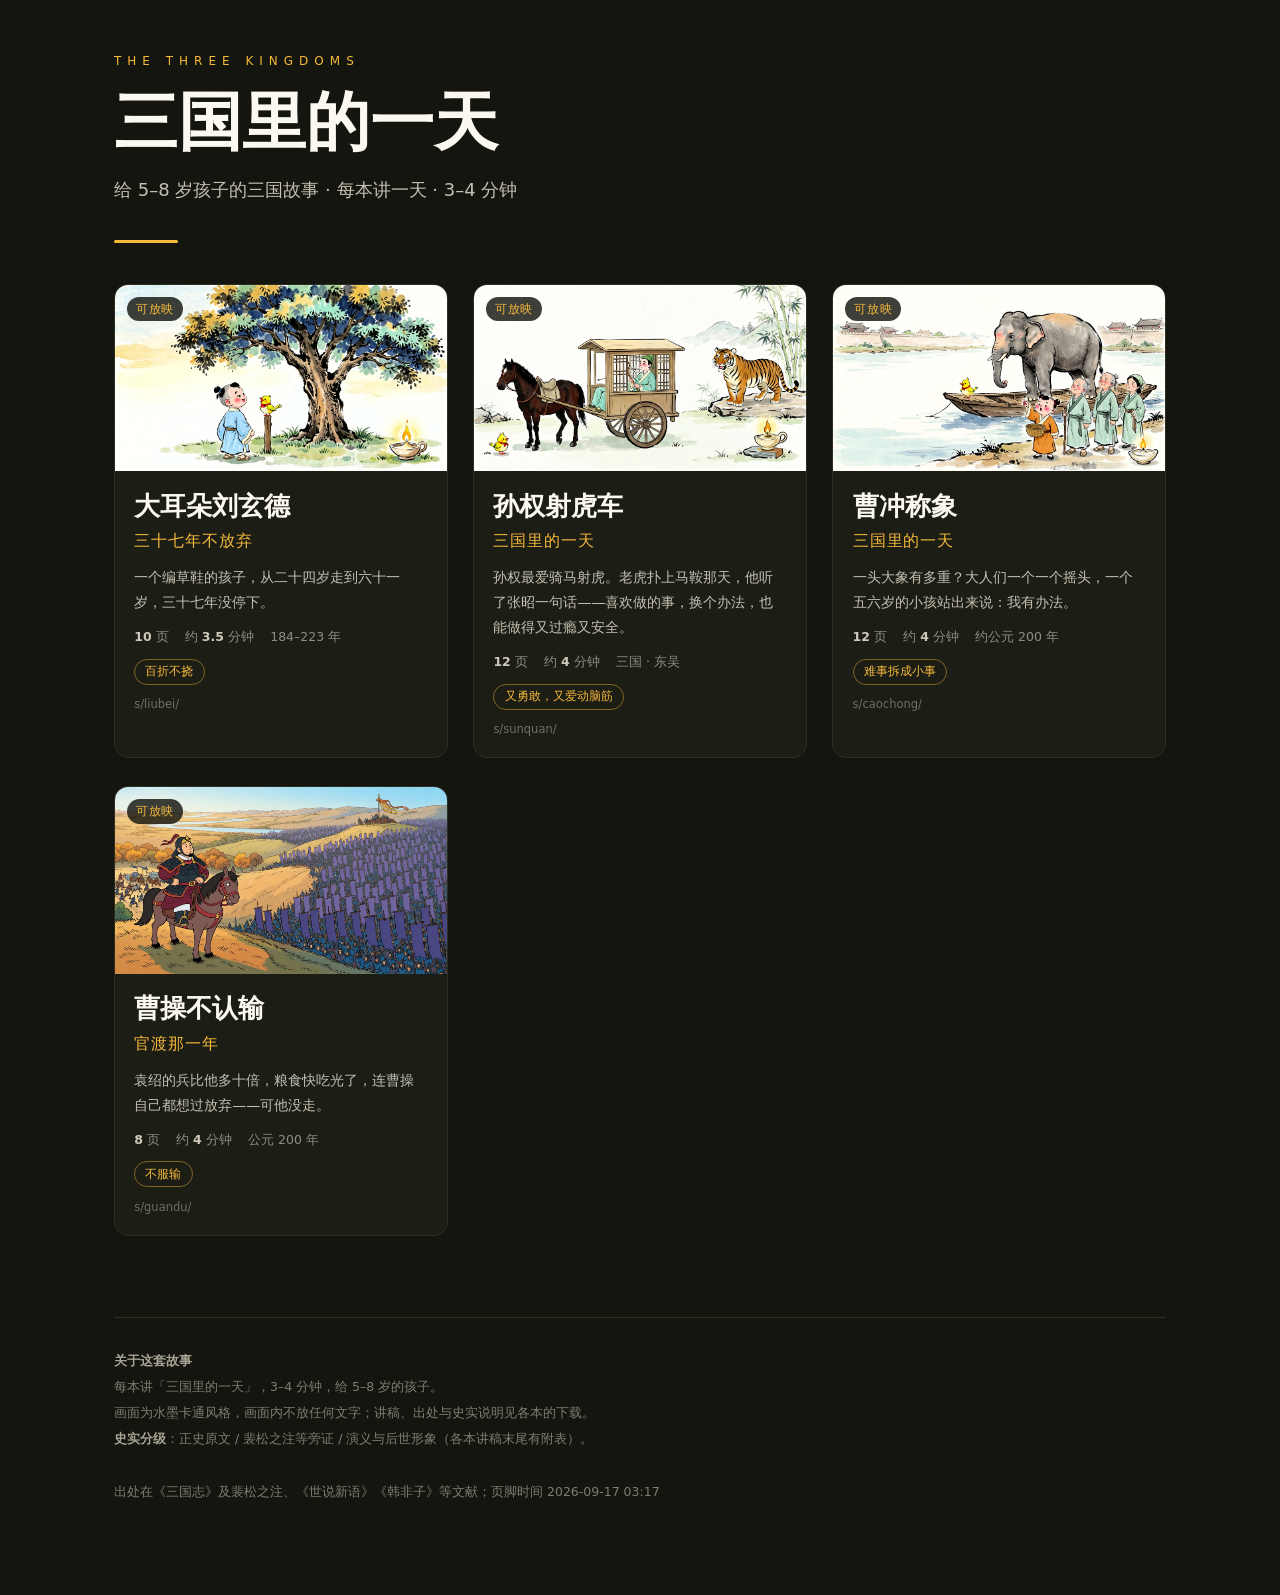
<file: index.html>
<!DOCTYPE html>
<html lang="zh-CN">
<head>
<meta charset="utf-8">
<meta name="viewport" content="width=device-width,initial-scale=1,viewport-fit=cover">
<title>三国里的一天</title>
<meta name="description" content="给 5–8 岁孩子的三国故事 · 每本讲一天 · 3–4 分钟">
<link rel="stylesheet" href="assets/series.css">
<link rel="stylesheet" href="assets/shelf.css">
</head>
<body>
<div class="wrap">
<header class="site">
  <div class="kicker">THE THREE KINGDOMS</div>
  <h1>三国里的一天</h1>
  <div class="sub">给 5–8 岁孩子的三国故事 · 每本讲一天 · 3–4 分钟</div>
  <div class="rule"></div>
</header>

<main class="grid">
<a class="card" href="s/liubei/">
  <div class="thumb" style="background-image:url('s/liubei/pages/01-cover.jpg')"><span class="badge">可放映</span></div>
  <div class="body">
    <h3>大耳朵刘玄德<span class="st">三十七年不放弃</span></h3>
    <p>一个编草鞋的孩子，从二十四岁走到六十一岁，三十七年没停下。</p>
    <div class="meta">
      <span><b>10</b> 页</span>
      <span>约 <b>3.5</b> 分钟</span>
      <span>184–223 年</span>
    </div>
    <div class="theme">百折不挠</div>
    <span class="short">s/liubei/</span>
  </div>
</a>

<a class="card" href="s/sunquan/">
  <div class="thumb" style="background-image:url('s/sunquan/pages/01-cover.jpg')"><span class="badge">可放映</span></div>
  <div class="body">
    <h3>孙权射虎车<span class="st">三国里的一天</span></h3>
    <p>孙权最爱骑马射虎。老虎扑上马鞍那天，他听了张昭一句话——喜欢做的事，换个办法，也能做得又过瘾又安全。</p>
    <div class="meta">
      <span><b>12</b> 页</span>
      <span>约 <b>4</b> 分钟</span>
      <span>三国 · 东吴</span>
    </div>
    <div class="theme">又勇敢，又爱动脑筋</div>
    <span class="short">s/sunquan/</span>
  </div>
</a>

<a class="card" href="s/caochong/">
  <div class="thumb" style="background-image:url('s/caochong/pages/01-cover.jpg')"><span class="badge">可放映</span></div>
  <div class="body">
    <h3>曹冲称象<span class="st">三国里的一天</span></h3>
    <p>一头大象有多重？大人们一个一个摇头，一个五六岁的小孩站出来说：我有办法。</p>
    <div class="meta">
      <span><b>12</b> 页</span>
      <span>约 <b>4</b> 分钟</span>
      <span>约公元 200 年</span>
    </div>
    <div class="theme">难事拆成小事</div>
    <span class="short">s/caochong/</span>
  </div>
</a>

<a class="card" href="s/guandu/">
  <div class="thumb" style="background-image:url('s/guandu/pages/01-opening.jpg')"><span class="badge">可放映</span></div>
  <div class="body">
    <h3>曹操不认输<span class="st">官渡那一年</span></h3>
    <p>袁绍的兵比他多十倍，粮食快吃光了，连曹操自己都想过放弃——可他没走。</p>
    <div class="meta">
      <span><b>8</b> 页</span>
      <span>约 <b>4</b> 分钟</span>
      <span>公元 200 年</span>
    </div>
    <div class="theme">不服输</div>
    <span class="short">s/guandu/</span>
  </div>
</a>

</main>

<footer class="site">
  <b>关于这套故事</b><br>
  每本讲「三国里的一天」，3–4 分钟，给 5–8 岁的孩子。<br>
  画面为水墨卡通风格，画面内不放任何文字；讲稿、出处与史实说明见各本的下载。<br>
  <b>史实分级</b>：正史原文 / 裴松之注等旁证 / 演义与后世形象（各本讲稿末尾有附表）。<br>
  <br>
  出处在《三国志》及裴松之注、《世说新语》《韩非子》等文献；页脚时间 2026-09-17 03:17
</footer>
</div>
</body>
</html>
</file>
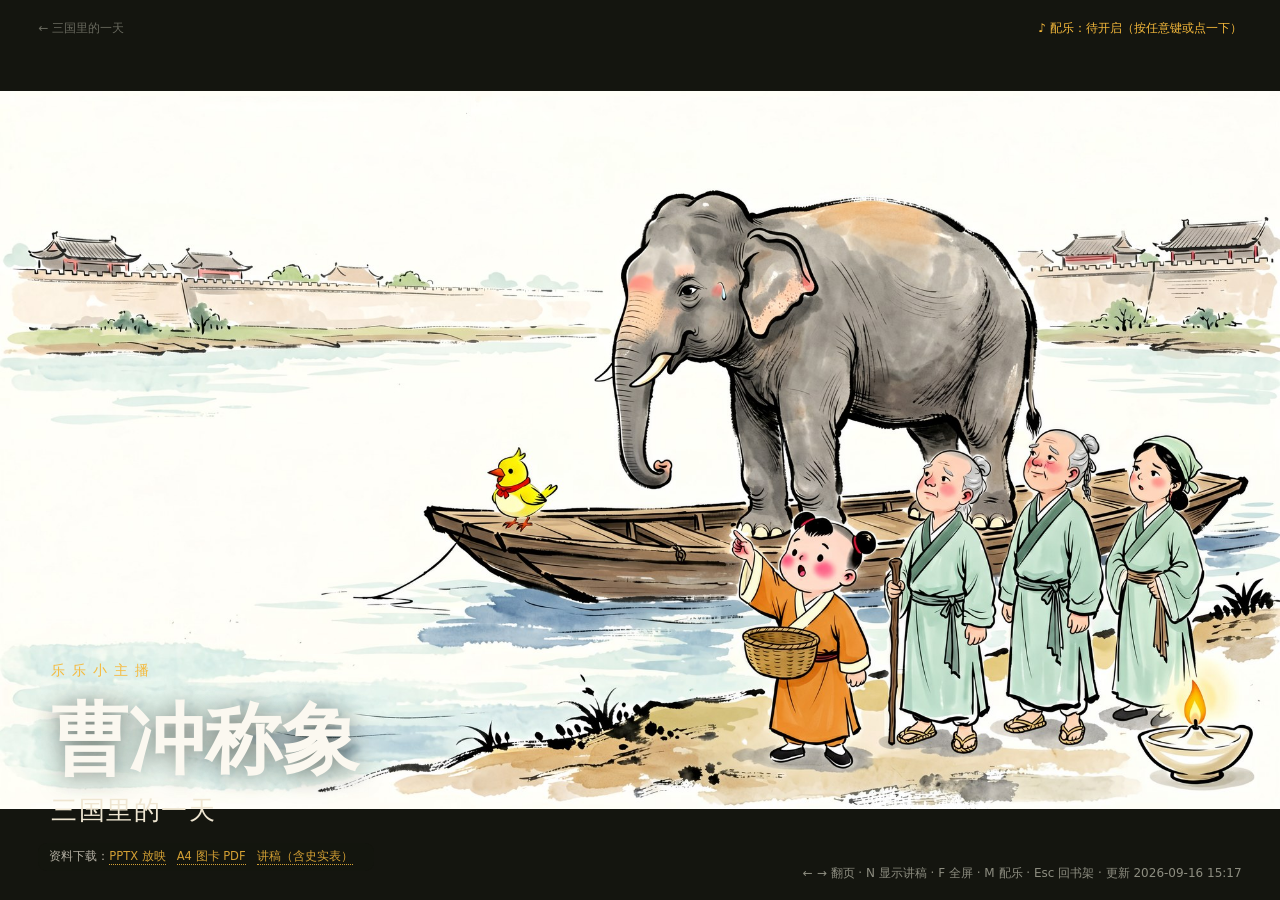
<file: s/caochong/index.html>
<!DOCTYPE html>
<html lang="zh-CN">
<head>
<meta charset="utf-8">
<meta name="viewport" content="width=device-width,initial-scale=1,viewport-fit=cover">
<title>曹冲称象 · 三国里的一天</title>
<meta name="description" content="一头大象有多重？大人们一个一个摇头，一个五六岁的小孩站出来说：我有办法。">
<meta property="og:title" content="曹冲称象 · 三国里的一天">
<meta property="og:description" content="一头大象有多重？大人们一个一个摇头，一个五六岁的小孩站出来说：我有办法。">
<meta property="og:image" content="pages/01-cover.jpg">
<link rel="stylesheet" href="../../assets/series.css">
<link rel="stylesheet" href="../../assets/deck.css">
</head>
<body class="notes-off">
<a class="home" href="../../">三国里的一天</a>
<div class="rail" id="rail"></div>
<div id="stage">
<div class="slide" data-n="1"><img src="pages/01-cover.jpg" alt="封面" decoding="async"><div class="titlecard"><div class="kicker">乐乐小主播</div><h1>曹冲称象</h1><div class="sub">三国里的一天</div></div></div>
<div class="slide" data-n="2"><img src="pages/02-southern-forest.jpg" alt="大象本来住在我们这里" decoding="async"><div class="cap"><h2><span class="n">02</span>大象本来住在我们这里</h2></div><div class="notes"><div class="cue">动作提示：手往南边指</div><div class="say">很久很久以前，大象就住在我们这片土地上。后来天气变冷了，人也越来越多，它们就一路往南搬，搬到了又暖又有水的地方。</div></div></div>
<div class="slide" data-n="3"><img src="pages/03-imagine.jpg" alt="想象这个词" decoding="async"><div class="cap"><h2><span class="n">03</span>想象这个词</h2></div><div class="notes"><div class="cue">动作提示：手指点点太阳穴，做“想”的样子</div><div class="say">到战国的时候，北方人已经很少见到活着的大象了——只能对着象骨头，照着图画去猜它长什么样。「想象」这个词，就是这么来的。</div></div></div>
<div class="slide" data-n="4"><img src="pages/04-sun-quan-sends.jpg" alt="孙权送象" decoding="async"><div class="cap"><h2><span class="n">04</span>孙权送象</h2></div><div class="notes"><div class="cue">动作提示：手往前一送</div><div class="say">江东有个年轻人叫孙权，他刚接手哥哥留下的地方。他想跟北方的曹操交个朋友，就派人送去一头大象。</div></div></div>
<div class="slide" data-n="5"><img src="pages/05-capital-stir.jpg" alt="许都炸开了锅" decoding="async"><div class="cap"><h2><span class="n">05</span>许都炸开了锅</h2></div><div class="notes"><div class="cue">动作提示：踮脚、仰头，做出看稀奇的样子</div><div class="say">一头大象从南边来——许都炸开了锅！有人比个子，有人踮脚看它的鼻子，有人嘀咕：它一顿得吃多少啊？</div></div></div>
<div class="slide" data-n="6"><img src="pages/06-how-heavy.jpg" alt="曹操的问题" decoding="async"><div class="cap"><h2><span class="n">06</span>曹操的问题</h2></div><div class="notes"><div class="cue">动作提示：摊手提问</div><div class="say">曹操也来看这头大象了。他围着它转了一圈，问了一个大家都答不上来的问题：「它到底有多重？」</div></div></div>
<div class="slide" data-n="7"><img src="pages/07-four-shake-heads.jpg" alt="大人们都摇头" decoding="async"><div class="cap"><h2><span class="n">07</span>大人们都摇头</h2></div><div class="notes"><div class="cue">动作提示：每说一个数摇一次头</div><div class="say">一、二、三、四……大人们一个一个摇头。那时候没有那么大的秤，谁也没办法。</div></div></div>
<div class="slide" data-n="8"><img src="pages/08-boy-speaks.jpg" alt="我有办法" decoding="async"><div class="cap"><h2><span class="n">08</span>我有办法</h2></div><div class="notes"><div class="cue">动作提示：举起一只手，声音亮一点</div><div class="say">这时候，一个小孩子站出来了。他叫曹冲，才五六岁。他说：「我有办法！」</div></div></div>
<div class="slide" data-n="9"><img src="pages/09-elephant-on-boat.jpg" alt="把大象请上船" decoding="async"><div class="cap"><h2><span class="n">09</span>把大象请上船</h2></div><div class="notes"><div class="cue">动作提示：手往下压，做船下沉的样子</div><div class="say">第一步：把大象请上船。船沉下去了，他在船舷上画一条线。</div></div></div>
<div class="slide" data-n="10"><img src="pages/10-swap-stones.jpg" alt="换成石头" decoding="async"><div class="cap"><h2><span class="n">10</span>换成石头</h2></div><div class="notes"><div class="cue">动作提示：一块一块数着装</div><div class="say">第二步：大象下船，换成石头。一块、两块、三块……搬到船又沉到那条线一样高。</div></div></div>
<div class="slide" data-n="11"><img src="pages/11-weigh-stones.jpg" alt="称石头" decoding="async"><div class="cap"><h2><span class="n">11</span>称石头</h2></div><div class="notes"><div class="cue">动作提示：双手一摊，像揭晓答案</div><div class="say">第三步：把石头称一称——石头有多重，大象就有多重！</div></div></div>
<div class="slide" data-n="12"><img src="pages/12-you-can-too.jpg" alt="你也能称大象" decoding="async"><div class="cap"><h2><span class="n">12</span>你也能称大象</h2></div><div class="notes"><div class="cue">动作提示：面向小朋友，摊开手邀请</div><div class="say">后来的人都在讲这件事。其实你也能称大象：拿个水盆、一只玩具船、几枚硬币，试试看！</div></div></div>
</div>
<div class="hint" id="hint">← → 翻页 · N 显示讲稿 · F 全屏 · M 配乐 · Esc 回书架 · 更新 2026-09-16 15:17</div>
<div class="bgm on" id="bgm">♪ 配乐：开（按 M 关）</div>
<dl class="dl" id="dl">资料下载：</dl>
<script>
window.STORY = {
  "slug": "caochong",
  "title": "曹冲称象",
  "subtitle": "三国里的一天",
  "series": "三国里的一天",
  "home": "../../",
  "homeLabel": "三国里的一天",
  "bgm": [
    {
      "from": 1,
      "to": 5,
      "src": "../../assets/audio/theme-warm.mp3",
      "vol": 0.35,
      "note": "暖：封面 → 大象住在哪 → 想象 → 孙权送象 → 许都炸锅"
    },
    {
      "from": 6,
      "to": 7,
      "src": "../../assets/audio/theme-dark.mp3",
      "vol": 0.24,
      "note": "沉：曹操的问题 → 大人们都摇头（最低）"
    },
    {
      "from": 8,
      "to": 12,
      "src": "../../assets/audio/theme-bright.mp3",
      "vol": 0.28,
      "note": "扬：我有办法 → 上船 → 换石头 → 称石头 → 你也能试（收尾转轻）"
    }
  ],
  "downloads": [
    {
      "file": "downloads/曹冲称象-大屏放映.pptx",
      "label": "PPTX 放映"
    },
    {
      "file": "downloads/图卡-A4打印版.pdf",
      "label": "A4 图卡 PDF"
    },
    {
      "file": "downloads/讲稿-曹冲称象.md",
      "label": "讲稿（含史实表）"
    }
  ]
};
</script>
<script src="../../assets/deck.js"></script>
</body>
</html>
</file>
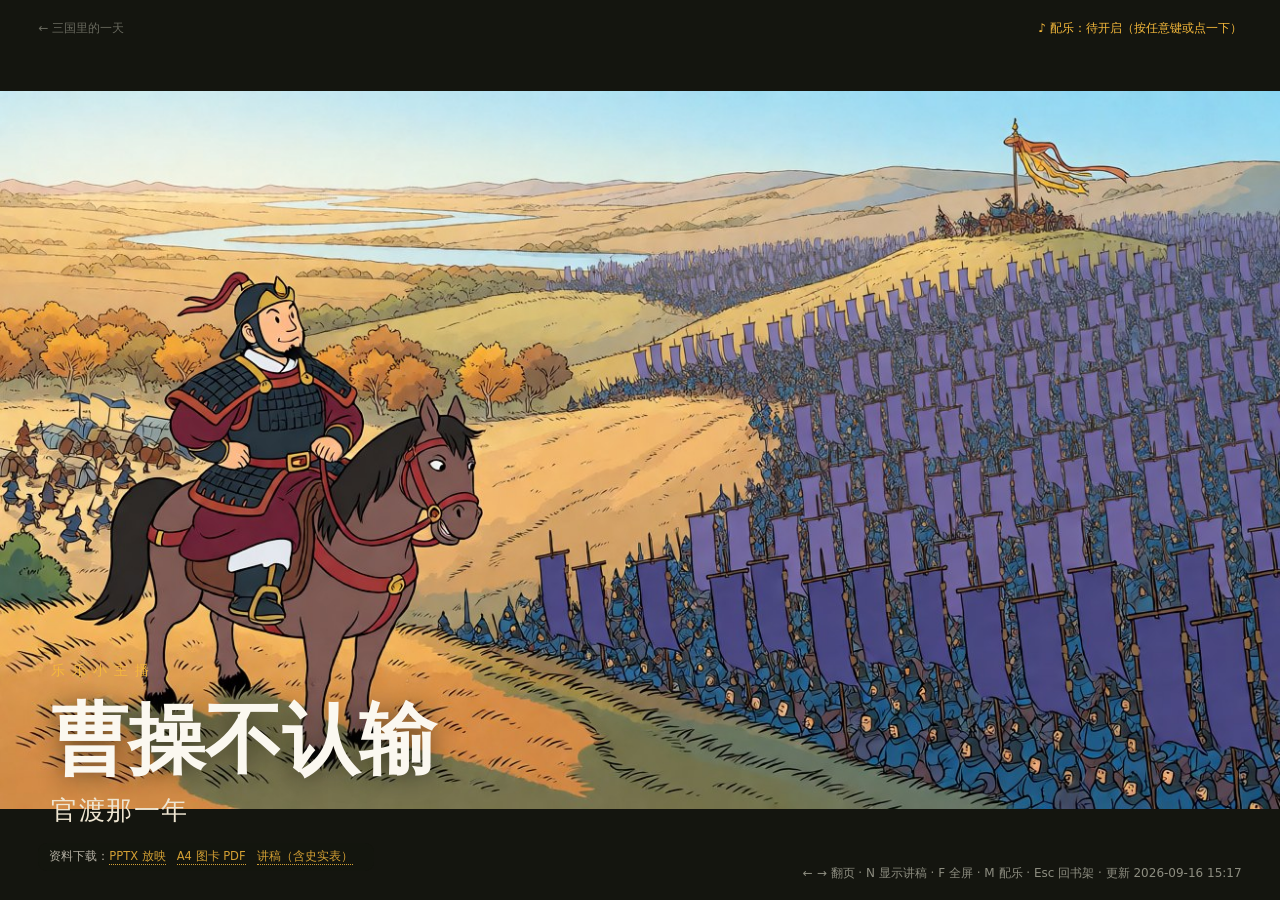
<file: s/guandu/index.html>
<!DOCTYPE html>
<html lang="zh-CN">
<head>
<meta charset="utf-8">
<meta name="viewport" content="width=device-width,initial-scale=1,viewport-fit=cover">
<title>曹操不认输 · 官渡那一年</title>
<meta name="description" content="袁绍的兵比他多十倍，粮食快吃光了，连曹操自己都想过放弃——可他没走。">
<meta property="og:title" content="曹操不认输 · 官渡那一年">
<meta property="og:description" content="袁绍的兵比他多十倍，粮食快吃光了，连曹操自己都想过放弃——可他没走。">
<meta property="og:image" content="pages/01-opening.jpg">
<link rel="stylesheet" href="../../assets/series.css">
<link rel="stylesheet" href="../../assets/deck.css">
</head>
<body class="notes-off">
<a class="home" href="../../">三国里的一天</a>
<div class="rail" id="rail"></div>
<div id="stage">
<div class="slide" data-n="1"><img src="pages/01-opening.jpg" alt="以少敌多" decoding="async"><div class="titlecard"><div class="kicker">乐乐小主播</div><h1>曹操不认输</h1><div class="sub">官渡那一年</div></div><div class="notes"><div class="cue">动作提示：站定，微笑；说“多了十倍”时张开双臂比一比</div><div class="say">大家好，我是乐乐小主播（名字）。今天我要讲一个三国里的故事，名字叫——《曹操不认输》。很久很久以前，有个很厉害的大将军，叫曹操。这一天，曹操遇上了一个大麻烦：有个叫袁绍的大将军，兵比曹操多了十倍！他带着数不清的大军，来到一个叫官渡的地方，想把曹操一口吃掉。曹操的兵虽然少，可他一点也不怕，他说：「我偏不走！」</div></div></div>
<div class="slide" data-n="2"><img src="pages/02-siege.jpg" alt="箭雨和石头车" decoding="async"><div class="cap"><h2><span class="n">02</span>箭雨和石头车</h2></div><div class="notes"><div class="cue">动作提示：箭雨：手指从上往下点；石头车：双手一拍</div><div class="say">袁绍的兵搬来好多好多土，堆成高高的土山，站到山顶上往曹操的营里射箭，箭像下雨一样唰唰唰地落下来。曹操呢？他让士兵造了一种大石头车。啪——啪——！大石头飞过去，把土山都砸塌啦！袁绍又想偷偷从地底下挖地道钻进来，曹操就绕着营挖了一条大沟，把地道全挡住了。两个人谁也赢不了谁，一天，一天，又一天……比谁先撑不住。</div></div></div>
<div class="slide" data-n="3"><img src="pages/03-letter.jpg" alt="曹操想回家了" decoding="async"><div class="cap"><h2><span class="n">03</span>曹操想回家了</h2></div><div class="notes"><div class="cue">动作提示：写信·军师·再撑一撑；语气放低放慢</div><div class="say">日子一天天过去，曹操营里的米，越来越少，越来越少……一天晚上，曹操一个人坐在灯下，心里想：要不……撤兵回家吧？他写信去问后方最聪明的军师。军师回信说：「再撑一撑！赢的机会，就在这一下！」曹操把信一拍：「好！那我就再撑！」</div></div></div>
<div class="slide" data-n="4"><img src="pages/04-burncarts.jpg" alt="烧掉送粮的车" decoding="async"><div class="cap"><h2><span class="n">04</span>烧掉送粮的车</h2></div><div class="notes"><div class="cue">动作提示：跺脚；说“看你怎么偷”时得意一点</div><div class="say">曹操还派人偷偷绕到袁绍运粮队的后面，一把火把送粮食的车全烧了！袁绍气得直跺脚，把剩下的粮食全都搬进一个叫「乌巢」的大仓库，还派了一个爱喝酒的将军守着，心想：这下看你怎么偷！</div></div></div>
<div class="slide" data-n="5"><img src="pages/05-barefoot.jpg" alt="半夜来客" decoding="async"><div class="cap"><h2><span class="n">05</span>半夜来客</h2></div><div class="notes"><div class="cue">动作提示：★全篇最好玩：一人演两个声音——曹操（挤牙膏，一次比一次小声）、许攸（摇头、转身）</div><div class="say">有一天半夜，袁绍那边有个最会出主意的军师，叫许攸。袁绍不听他的话，还把他臭骂了一顿。许攸气得连夜跑到曹操营里来。曹操正睡着觉，一听说许攸来了，高兴得鞋都顾不上穿，光着脚就跑出去迎接！许攸问他：「你的粮食还够吃多久呀？」曹操说：「够吃一年！」许攸摇摇头。曹操赶紧改口：「那……半年？」许攸转身就要走。曹操一把拉住他：「三个月！三个月！」许攸笑着说：「大家都说你是个机灵鬼，果然没错！」曹操凑到他耳边，悄悄说：「其实……只剩一个月啦。」</div></div></div>
<div class="slide" data-n="6"><img src="pages/06-checkpoint.jpg" alt="打着袁绍的旗号" decoding="async"><div class="cap"><h2><span class="n">06</span>打着袁绍的旗号</h2></div><div class="notes"><div class="cue">动作提示：压低声音；盘问那句换成粗嗓门</div><div class="say">许攸告诉曹操一个秘密：袁绍的粮食，全堆在乌巢！曹操决定半夜去放火烧粮。将军们都很担心：「许攸是刚来的，万一是骗我们的呢？」曹操说：「我相信他！」当天晚上，曹操带着五千精兵，打着袁绍军队的旗号，悄悄地出发了。路上碰到袁绍的兵盘问：「你们是哪儿的？」曹操的兵大声回答：「我们是去乌巢送粮食的！」就这样，一路蒙混了过去。</div></div></div>
<div class="slide" data-n="7"><img src="pages/07-wuchao.jpg" alt="乌巢大火" decoding="async"><div class="cap"><h2><span class="n">07</span>乌巢大火</h2></div><div class="notes"><div class="cue">动作提示：火把一举；“呼呼大睡”可打呼噜；最后一句放开音量</div><div class="say">半夜里，曹操的兵摸到乌巢，火把一举，围着粮仓放起火来！火越烧越大，把半边天都照亮了。那个爱喝酒的将军，还在营帐里呼呼大睡呢！袁绍听说粮仓着火，不去救火，反而带兵去打曹操的空营寨——结果也没打下来。袁绍的兵一听说粮食全没了，谁也不想打仗了，丢下兵器撒腿就跑。袁绍自己，只带着几百个人，慌慌张张逃过了黄河。这一仗，曹操赢了！</div></div></div>
<div class="slide" data-n="8"><img src="pages/08-burnletters.jpg" alt="把信烧掉" decoding="async"><div class="cap"><h2><span class="n">08</span>把信烧掉</h2></div><div class="notes"><div class="cue">动作提示：烧信：手一挥；结尾面向小朋友，慢一点说</div><div class="say">打完胜仗，士兵们捡到一大箱信——是曹操手下的人偷偷写给袁绍的。士兵问曹操：「要不要照着信上的名字，把他们全抓起来？」曹操摇摇头，说：「不用。那时候袁绍那么强，连我自己都想过——万一输了呢？何况大家呀！」他看也不看，把信全都烧了。小朋友们，曹操的兵比袁绍少了十倍，粮食也快吃光了，连他自己都想过放弃。可是他没有走，撑啊，撑啊，终于等到了机会，赢了！只要不认输，再撑一撑，机会说不定就在前面等着你呢！我的故事讲完了，谢谢大家！</div></div></div>
</div>
<div class="hint" id="hint">← → 翻页 · N 显示讲稿 · F 全屏 · M 配乐 · Esc 回书架 · 更新 2026-09-16 15:17</div>
<div class="bgm on" id="bgm">♪ 配乐：开（按 M 关）</div>
<dl class="dl" id="dl">资料下载：</dl>
<script>
window.STORY = {
  "slug": "guandu",
  "title": "曹操不认输",
  "subtitle": "官渡那一年",
  "series": "三国里的一天",
  "home": "../../",
  "homeLabel": "三国里的一天",
  "bgm": [
    {
      "from": 1,
      "to": 2,
      "src": "../../assets/audio/theme-tense.mp3",
      "vol": 0.32,
      "note": "暗：以少敌多 → 箭雨和石头车"
    },
    {
      "from": 3,
      "to": 5,
      "src": "../../assets/audio/theme-dark.mp3",
      "vol": 0.22,
      "note": "沉：曹操想回家 → 烧粮车 → 半夜来客（最低）"
    },
    {
      "from": 6,
      "to": 8,
      "src": "../../assets/audio/theme-mid.mp3",
      "vol": 0.3,
      "note": "扬：打袁绍旗号 → 乌巢大火 → 把信烧掉"
    }
  ],
  "downloads": [
    {
      "file": "downloads/guandu-大屏放映.pptx",
      "label": "PPTX 放映"
    },
    {
      "file": "downloads/图卡-A4打印版.pdf",
      "label": "A4 图卡 PDF"
    },
    {
      "file": "downloads/讲稿-曹操不认输.md",
      "label": "讲稿（含史实表）"
    }
  ]
};
</script>
<script src="../../assets/deck.js"></script>
</body>
</html>
</file>
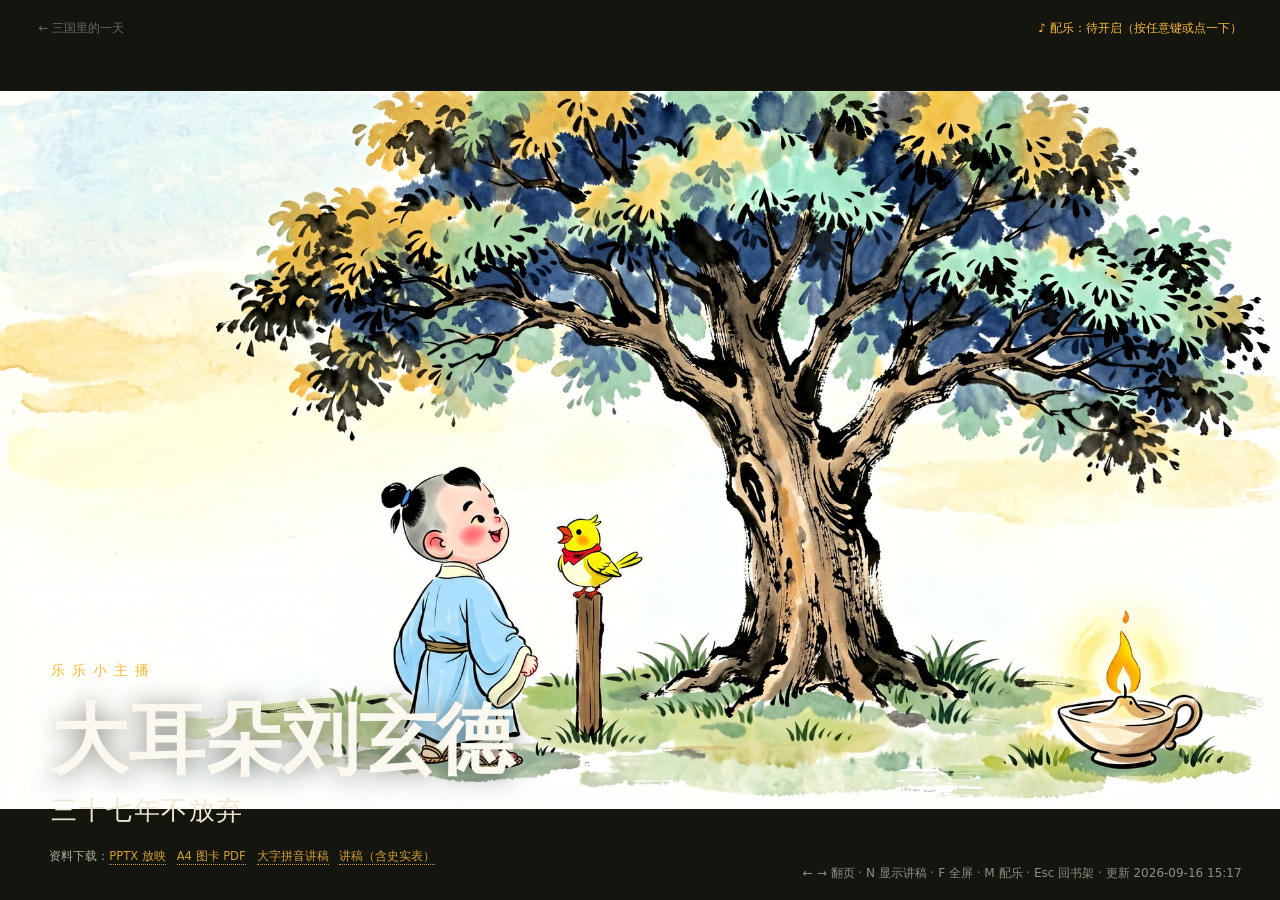
<file: s/liubei/index.html>
<!DOCTYPE html>
<html lang="zh-CN">
<head>
<meta charset="utf-8">
<meta name="viewport" content="width=device-width,initial-scale=1,viewport-fit=cover">
<title>大耳朵刘玄德 · 三十七年不放弃</title>
<meta name="description" content="一个编草鞋的孩子，从二十四岁走到六十一岁，三十七年没停下。">
<meta property="og:title" content="大耳朵刘玄德 · 三十七年不放弃">
<meta property="og:description" content="一个编草鞋的孩子，从二十四岁走到六十一岁，三十七年没停下。">
<meta property="og:image" content="pages/01-cover.jpg">
<link rel="stylesheet" href="../../assets/series.css">
<link rel="stylesheet" href="../../assets/deck.css">
</head>
<body class="notes-off">
<a class="home" href="../../">三国里的一天</a>
<div class="rail" id="rail"></div>
<div id="stage">
<div class="slide" data-n="1"><img src="pages/01-cover.jpg" alt="封面" decoding="async"><div class="titlecard"><div class="kicker">乐乐小主播</div><h1>大耳朵刘玄德</h1><div class="sub">三十七年不放弃</div></div><div class="notes"><div class="cue">动作提示：站定，微笑，看观众</div><div class="say">大家好，我是乐乐小主播 ×××。今天的故事叫《大耳朵刘玄德——三十七年不放弃》。</div></div></div>
<div class="slide" data-n="2"><img src="pages/02-tree-wish.jpg" alt="穷孩子与大桑树" decoding="async"><div class="cap"><h2><span class="n">02</span>穷孩子与大桑树</h2></div><div class="notes"><div class="cue">动作提示：翻页时手指向前上方（指树）；说“你们谁能做到”时自己伸手比一比</div><div class="say">很久以前有个小男孩叫刘备。他很小就没了爸爸，家里很穷，天天和妈妈一起编草鞋、编席子，换米吃。（停一拍）他家院子里有一棵大桑树，像一把大伞。他指着树说：「等我长大，一定要坐上这样的大车！」（停一拍，转向小朋友）书上还说，他长大以后个子很高，耳朵很大，胳膊特别长，手垂下来能到膝盖——你们谁能做到呀？</div></div></div>
<div class="slide" data-n="3"><img src="pages/03-peach-garden.jpg" alt="两个好朋友，二十四岁出发" decoding="async"><div class="cap"><h2><span class="n">03</span>两个好朋友，二十四岁出发</h2></div><div class="notes"><div class="cue">动作提示：迈一步，做“出发”的动作</div><div class="say">长大以后，他认识了两个好朋友，关羽和张飞，好得像亲兄弟。二十四岁那年，他带着他们走出家门：我要做一件大事！</div></div></div>
<div class="slide" data-n="4"><img src="pages/04-lost-xuzhou.jpg" alt="第一次摔跤：家没了" decoding="async"><div class="cap"><h2><span class="n">04</span>第一次摔跤：家没了</h2></div><div class="notes"><div class="cue">动作提示：语气放低</div><div class="say">可是打了好多年，好不容易当上徐州的主人，家却被人偷走了。他只好从头再来。</div></div></div>
<div class="slide" data-n="5"><img src="pages/05-three-doorways.jpg" alt="到处借住的人" decoding="async"><div class="cap"><h2><span class="n">05</span>到处借住的人</h2></div><div class="notes"><div class="cue">动作提示：伸三根手指：曹操、袁绍、刘表</div><div class="say">他去投靠别人：跟过曹操，跟过袁绍，跟过刘表。走到哪里，都住在别人的屋檐下。</div></div></div>
<div class="slide" data-n="6"><img src="pages/06-tears.jpg" alt="四十七岁的眼泪" decoding="async"><div class="cap"><h2><span class="n">06</span>四十七岁的眼泪</h2></div><div class="notes"><div class="cue">动作提示：全片最慢最轻的一页，停一拍再说</div><div class="say">四十七岁那年，他摸到自己大腿上长了肉，哭了。他说：「日子一天天过去，我的大事还没有做成啊！」</div></div></div>
<div class="slide" data-n="7"><img src="pages/07-three-visits.jpg" alt="三次去请一个人" decoding="async"><div class="cap"><h2><span class="n">07</span>三次去请一个人</h2></div><div class="notes"><div class="cue">动作提示：每说一次举一根手指：一次、两次、三次</div><div class="say">他没有停下来。听说山里有个二十七岁的年轻人很厉害，他就一次、两次、三次去请他。第三次，那扇门终于开了。</div></div></div>
<div class="slide" data-n="8"><img src="pages/08-red-cliffs.jpg" alt="第一次大胜：赤壁" decoding="async"><div class="cap"><h2><span class="n">08</span>第一次大胜：赤壁</h2></div><div class="notes"><div class="cue">动作提示：语气放开，这是第一次赢</div><div class="say">四十八岁，他和孙权一起，在赤壁打赢了人生第一场大胜仗。</div></div></div>
<div class="slide" data-n="9"><img src="pages/09-thirty-seven-years.jpg" alt="三十七年" decoding="async"><div class="cap"><h2><span class="n">09</span>三十七年</h2></div><div class="notes"><div class="cue">动作提示：双手张开，慢慢向上</div><div class="say">六十一岁那年，他在成都当上了皇帝。从二十四岁出发，他整整走了三十七年。</div></div></div>
<div class="slide" data-n="10"><img src="pages/10-last-lesson.jpg" alt="最后一课" decoding="async"><div class="cap"><h2><span class="n">10</span>最后一课</h2></div><div class="notes"><div class="cue">动作提示：面向小朋友，摊开手问</div><div class="say">最后一课，他留给儿子两句话：「不要因为坏事很小就去做；不要因为好事很小就不做。」小朋友们，刘备输过很多次，可他一次都没有放弃。你心里的小火苗，还在吗？</div></div></div>
</div>
<div class="hint" id="hint">← → 翻页 · N 显示讲稿 · F 全屏 · M 配乐 · Esc 回书架 · 更新 2026-09-16 15:17</div>
<div class="bgm on" id="bgm">♪ 配乐：开（按 M 关）</div>
<dl class="dl" id="dl">资料下载：</dl>
<script>
window.STORY = {
  "slug": "liubei",
  "title": "大耳朵刘玄德",
  "subtitle": "三十七年不放弃",
  "series": "三国里的一天",
  "home": "../../",
  "homeLabel": "三国里的一天",
  "bgm": [
    {
      "from": 1,
      "to": 3,
      "src": "../../assets/audio/theme-warm.mp3",
      "vol": 0.35,
      "note": "暖：开场 → 桑树 → 桃园结义"
    },
    {
      "from": 4,
      "to": 6,
      "src": "../../assets/audio/theme-dark.mp3",
      "vol": 0.22,
      "note": "沉：摔跤 → 借住 → 四十七岁的眼泪（最低）"
    },
    {
      "from": 7,
      "to": 10,
      "src": "../../assets/audio/theme-bright.mp3",
      "vol": 0.3,
      "note": "扬：三顾 → 赤壁 → 登坛 → 遗诏（结尾最轻）"
    }
  ],
  "downloads": [
    {
      "file": "downloads/大耳朵刘玄德-大屏放映.pptx",
      "label": "PPTX 放映"
    },
    {
      "file": "downloads/图卡-A4打印版.pdf",
      "label": "A4 图卡 PDF"
    },
    {
      "file": "downloads/讲稿-大字拼音版.html",
      "label": "大字拼音讲稿"
    },
    {
      "file": "downloads/讲稿-大耳朵刘玄德.md",
      "label": "讲稿（含史实表）"
    }
  ]
};
</script>
<script src="../../assets/deck.js"></script>
</body>
</html>
</file>
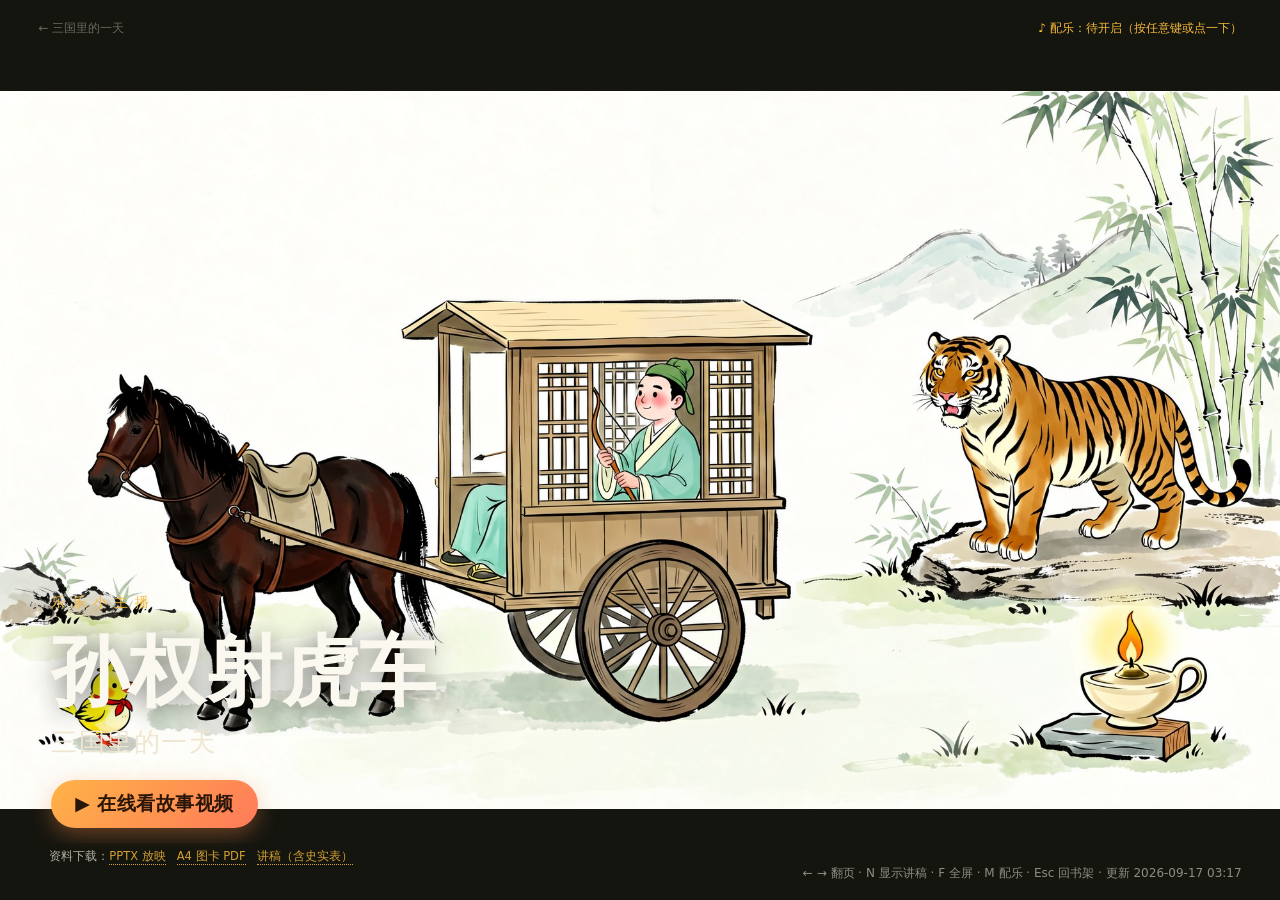
<file: s/sunquan/index.html>
<!DOCTYPE html>
<html lang="zh-CN">
<head>
<meta charset="utf-8">
<meta name="viewport" content="width=device-width,initial-scale=1,viewport-fit=cover">
<title>孙权射虎车 · 三国里的一天</title>
<meta name="description" content="孙权最爱骑马射虎。老虎扑上马鞍那天，他听了张昭一句话——喜欢做的事，换个办法，也能做得又过瘾又安全。">
<meta property="og:title" content="孙权射虎车 · 三国里的一天">
<meta property="og:description" content="孙权最爱骑马射虎。老虎扑上马鞍那天，他听了张昭一句话——喜欢做的事，换个办法，也能做得又过瘾又安全。">
<meta property="og:image" content="pages/01-cover.jpg">
<link rel="stylesheet" href="../../assets/series.css">
<link rel="stylesheet" href="../../assets/deck.css">
</head>
<body class="notes-off">
<a class="home" href="../../">三国里的一天</a>
<div class="rail" id="rail"></div>
<div id="stage">
<div class="slide" data-n="1"><img src="pages/01-cover.jpg" alt="封面" decoding="async"><div class="titlecard"><div class="kicker">乐乐小主播</div><h1>孙权射虎车</h1><div class="sub">三国里的一天</div><a class="watch" href="watch.html">▶ 在线看故事视频</a></div></div>
<div class="slide" data-n="2"><img src="pages/02-many-tigers.jpg" alt="江东的山里，老虎很多" decoding="async"><div class="cap"><h2><span class="n">02</span>江东的山里，老虎很多</h2></div><div class="notes"><div class="cue">动作提示：手往两边比出山的形状</div><div class="say">故事发生在长江的南边，那个地方叫江东。那时候江东的山里老虎很多。人们走路都要结伴走，不敢一个人进山。</div></div></div>
<div class="slide" data-n="3"><img src="pages/03-young-lord.jpg" alt="江东的年轻主公" decoding="async"><div class="cap"><h2><span class="n">03</span>江东的年轻主公</h2></div><div class="notes"><div class="cue">动作提示：挺一挺胸，像个小主公</div><div class="say">江东的主公叫孙权。他哥哥孙策把江东交给了他。孙权喜欢骑马，也喜欢射箭。</div></div></div>
<div class="slide" data-n="4"><img src="pages/04-hunt.jpg" alt="骑马追老虎" decoding="async"><div class="cap"><h2><span class="n">04</span>骑马追老虎</h2></div><div class="notes"><div class="cue">动作提示：双手做拉缰绳的样子，身体前倾</div><div class="say">他最喜欢做的一件事，是射虎。骑着马，追着老虎跑。这件事很危险，可他胆子大，一点也不怕。</div></div></div>
<div class="slide" data-n="5"><img src="pages/05-close-call.jpg" alt="老虎扑上来了" decoding="async"><div class="cap"><h2><span class="n">05</span>老虎扑上来了</h2></div><div class="notes"><div class="cue">动作提示：双手一拍，身体往后一仰</div><div class="say">有一天，老虎猛地冲过来，一下子搭住了马鞍！马吓得跳了起来。就差那么一点点……</div></div></div>
<div class="slide" data-n="6"><img src="pages/06-zhang-zhao.jpg" alt="张昭来劝他" decoding="async"><div class="cap"><h2><span class="n">06</span>张昭来劝他</h2></div><div class="notes"><div class="cue">动作提示：拱手行礼，语气认真一点</div><div class="say">老臣张昭赶紧来劝他：「您是主公啊。万一您有个闪失，江东这么多人，靠谁呢？」</div></div></div>
<div class="slide" data-n="7"><img src="pages/07-thinking.jpg" alt="心里还是放不下" decoding="async"><div class="cap"><h2><span class="n">07</span>心里还是放不下</h2></div><div class="notes"><div class="cue">动作提示：手托下巴，歪着头想</div><div class="say">孙权点点头，说：「我知道了。」可是他心里还是放不下——射虎这件事，他太喜欢了。</div></div></div>
<div class="slide" data-n="8"><img src="pages/08-new-idea.jpg" alt="那就换个办法" decoding="async"><div class="cap"><h2><span class="n">08</span>那就换个办法</h2></div><div class="notes"><div class="cue">动作提示：伸出一根手指，像想到好主意</div><div class="say">于是他想了一个办法。他找来工匠，比划着说：给我造一辆车——四面都开上格子窗，顶上不要盖子。</div></div></div>
<div class="slide" data-n="9"><img src="pages/09-cart-ready.jpg" alt="射虎车造好了" decoding="async"><div class="cap"><h2><span class="n">09</span>射虎车造好了</h2></div><div class="notes"><div class="cue">动作提示：双手比出一个方格子</div><div class="say">车造好了：四面开着方格子窗，顶上敞着，看得清清楚楚；一个人在前面驾马，孙权坐在车里，从格子里往外射。</div></div></div>
<div class="slide" data-n="10"><img src="pages/10-cart-shield.jpg" alt="这回他在车里" decoding="async"><div class="cap"><h2><span class="n">10</span>这回他在车里</h2></div><div class="notes"><div class="cue">动作提示：做拉满弓的样子，慢慢拉</div><div class="say">老虎又来了。这一回老虎撞在车上，孙权坐在车里，稳稳地拉开弓。人在车里，老虎咬不着他——他一点也没受伤。</div></div></div>
<div class="slide" data-n="11"><img src="pages/11-paw-pat.jpg" alt="他还伸手拍了一下" decoding="async"><div class="cap"><h2><span class="n">11</span>他还伸手拍了一下</h2></div><div class="notes"><div class="cue">动作提示：伸手轻轻拍一下，做个调皮的动作</div><div class="say">老虎又来了，一下子扑到车上。可是有那些格子窗挡着，它咬不着车里的人。孙权坐在车里，一点也不怕——他还伸出手，拍了一下老虎的爪子。</div></div></div>
<div class="slide" data-n="12"><img src="pages/12-you-too.jpg" alt="很久很久以后" decoding="async"><div class="cap"><h2><span class="n">12</span>很久很久以后</h2></div><div class="notes"><div class="cue">动作提示：手往远处一指（很久很久以后）</div><div class="say">很久很久以后，宋朝有位诗人叫苏东坡，还写词说：「亲射虎，看孙郎」——说的就是他。不过现在，老虎已经很少很少了，是我们大家要保护的动物。今天，谁也不许射虎啦。</div></div></div>
</div>
<div class="hint" id="hint">← → 翻页 · N 显示讲稿 · F 全屏 · M 配乐 · Esc 回书架 · 更新 2026-09-17 03:17</div>
<div class="bgm on" id="bgm">♪ 配乐：开（按 M 关）</div>
<dl class="dl" id="dl">资料下载：</dl>
<script>
window.STORY = {
  "slug": "sunquan",
  "title": "孙权射虎车",
  "subtitle": "三国里的一天",
  "series": "三国里的一天",
  "home": "../../",
  "homeLabel": "三国里的一天",
  "bgm": [
    {
      "from": 1,
      "to": 4,
      "src": "../../assets/audio/theme-warm.mp3",
      "vol": 0.35,
      "note": "暖：封面 → 山里有老虎 → 年轻的主公 → 骑马追虎"
    },
    {
      "from": 5,
      "to": 6,
      "src": "../../assets/audio/theme-tense.mp3",
      "vol": 0.26,
      "note": "紧：老虎扑上马鞍 → 张昭来劝"
    },
    {
      "from": 7,
      "to": 12,
      "src": "../../assets/audio/theme-bright.mp3",
      "vol": 0.28,
      "note": "扬：想出一个办法 → 造车 → 车里射虎 → 送回山里 → 很久以后（收尾转轻）"
    }
  ],
  "downloads": [
    {
      "file": "downloads/孙权射虎车-大屏放映.pptx",
      "label": "PPTX 放映"
    },
    {
      "file": "downloads/图卡-A4打印版.pdf",
      "label": "A4 图卡 PDF"
    },
    {
      "file": "downloads/讲稿-孙权射虎车.md",
      "label": "讲稿（含史实表）"
    }
  ]
};
</script>
<script src="../../assets/deck.js"></script>
</body>
</html>
</file>
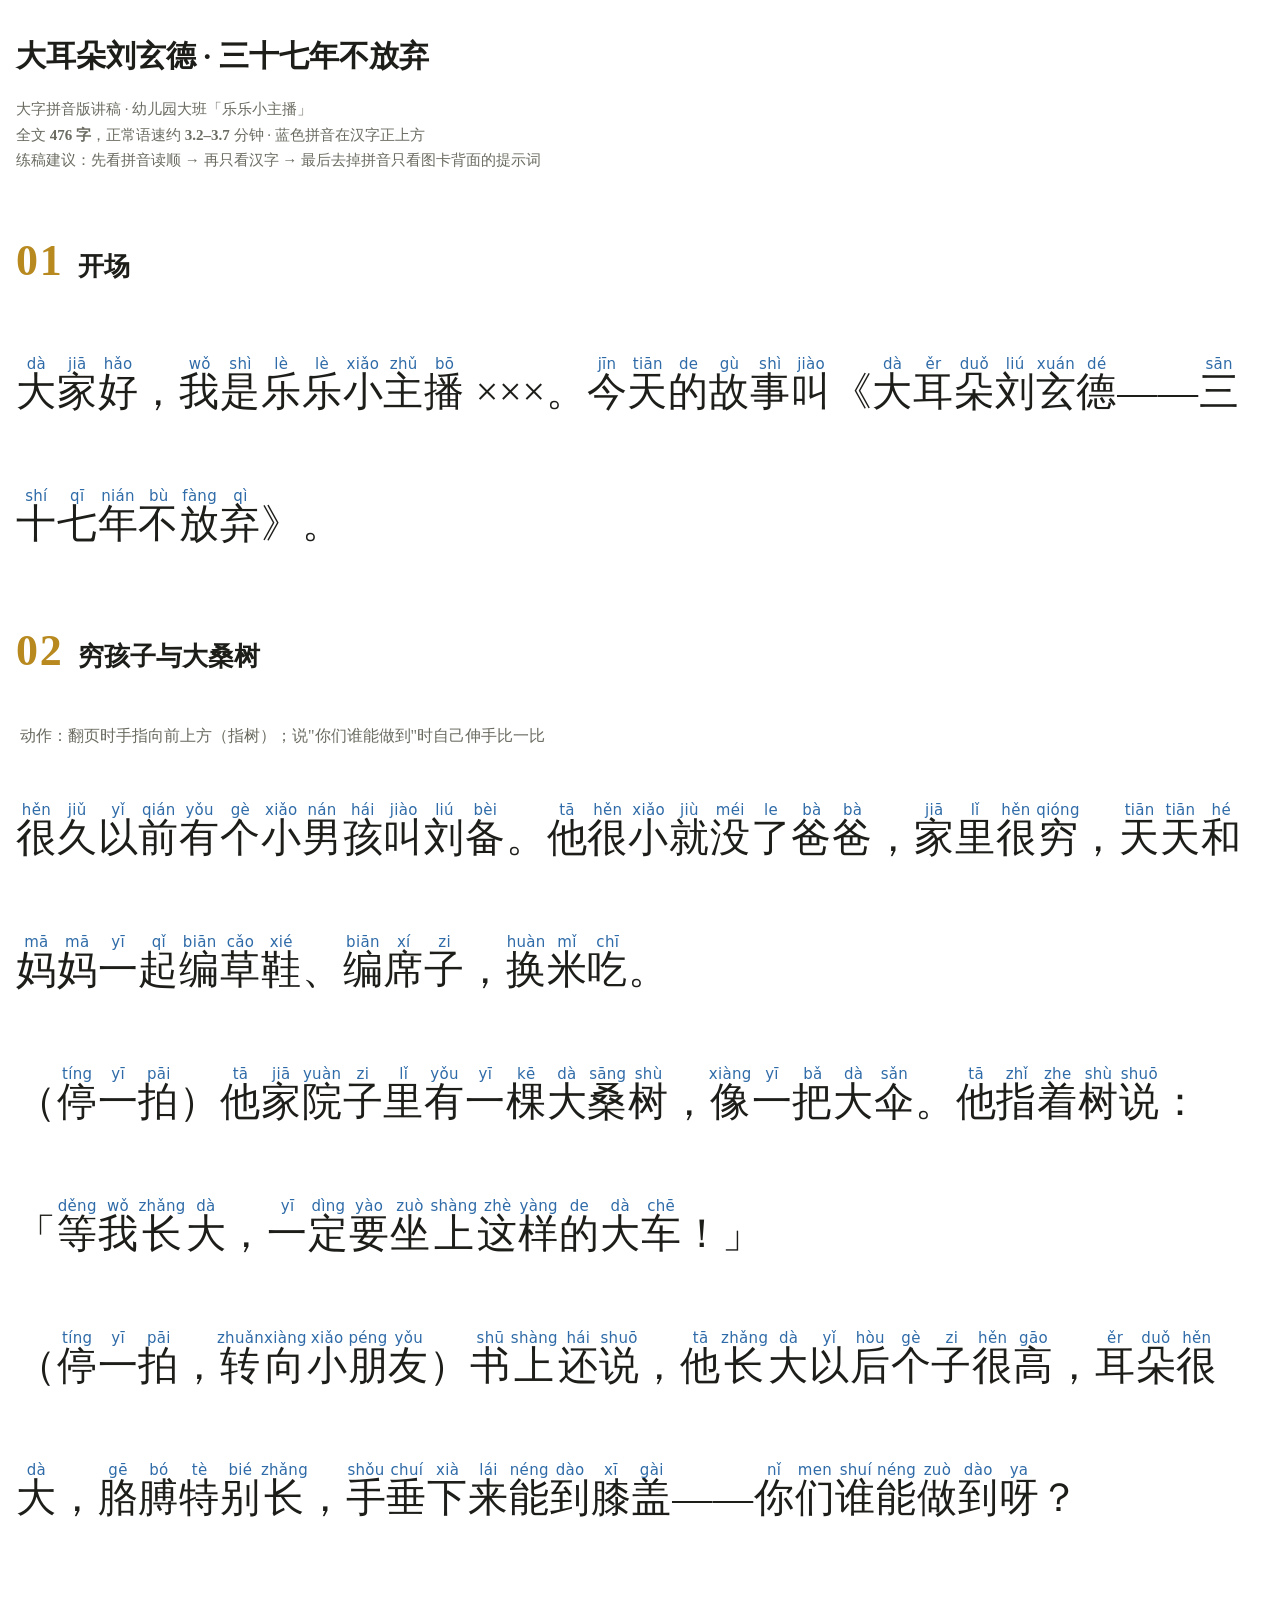
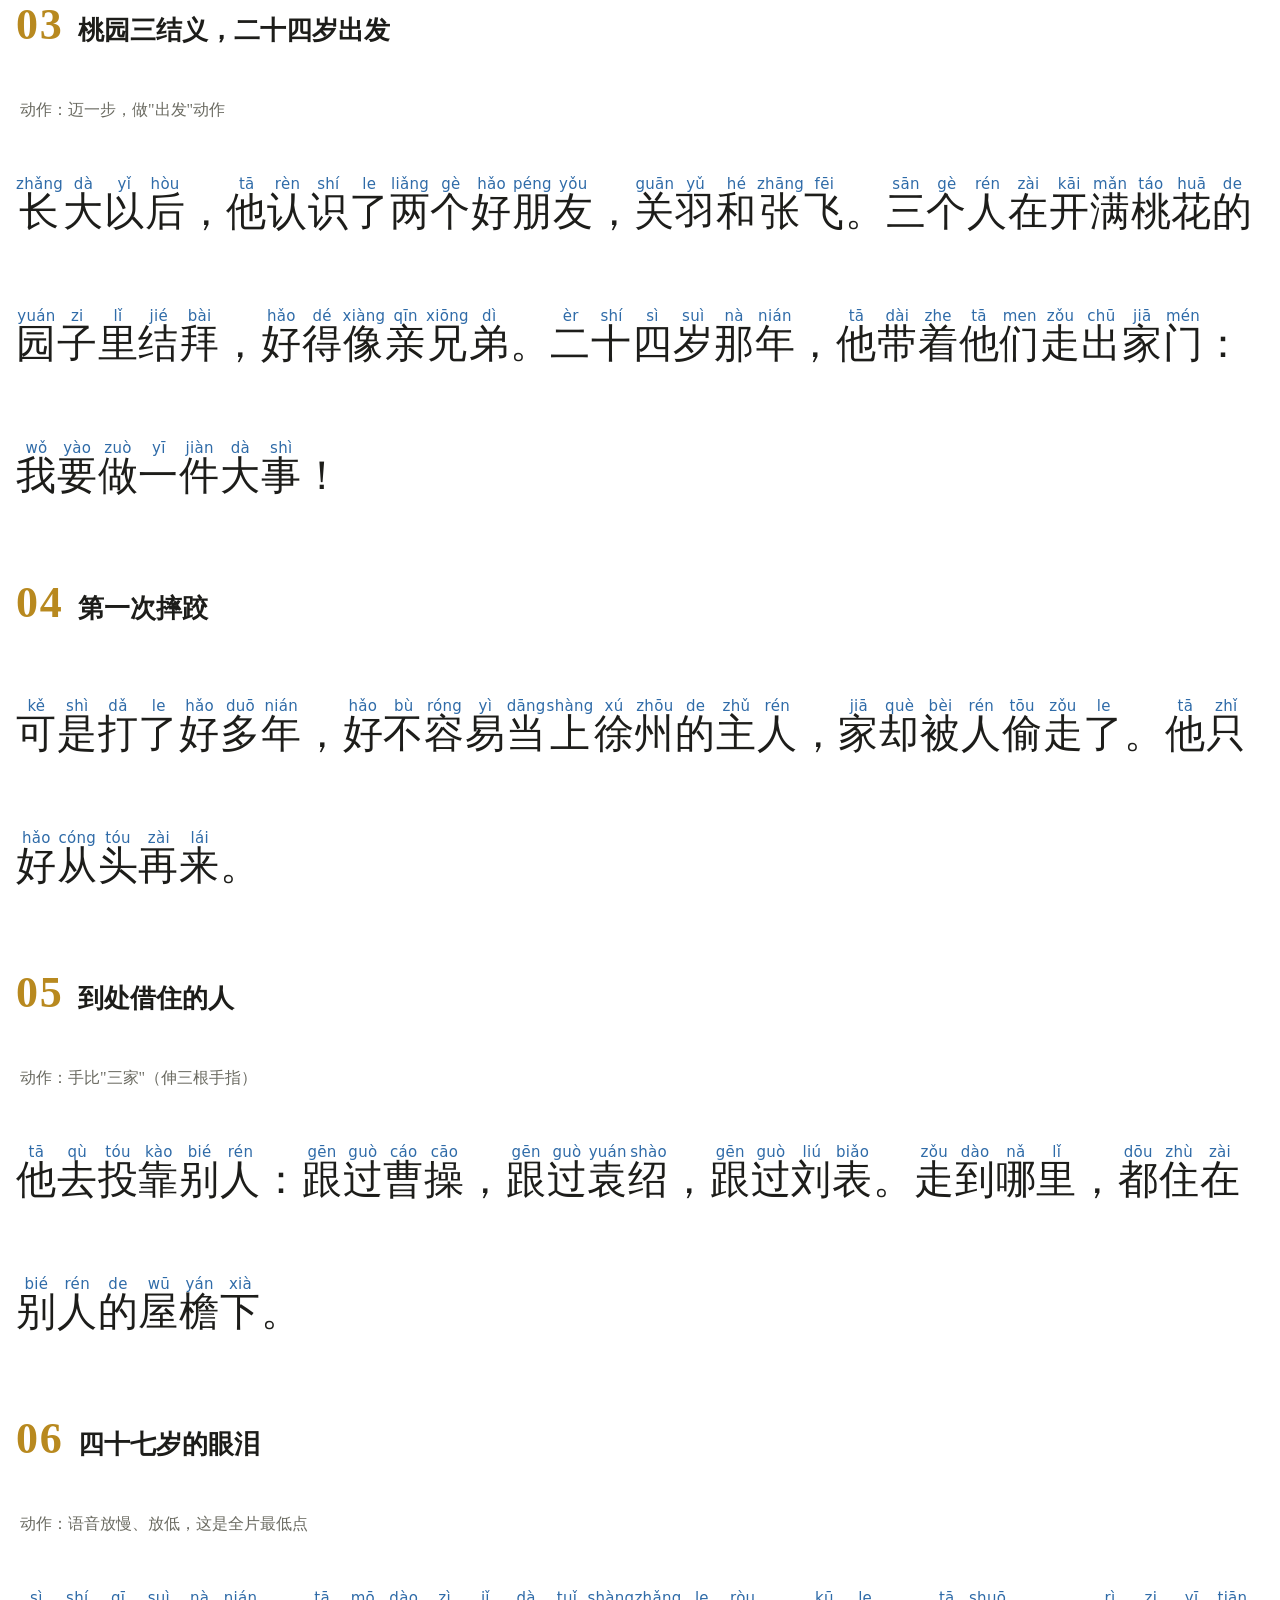
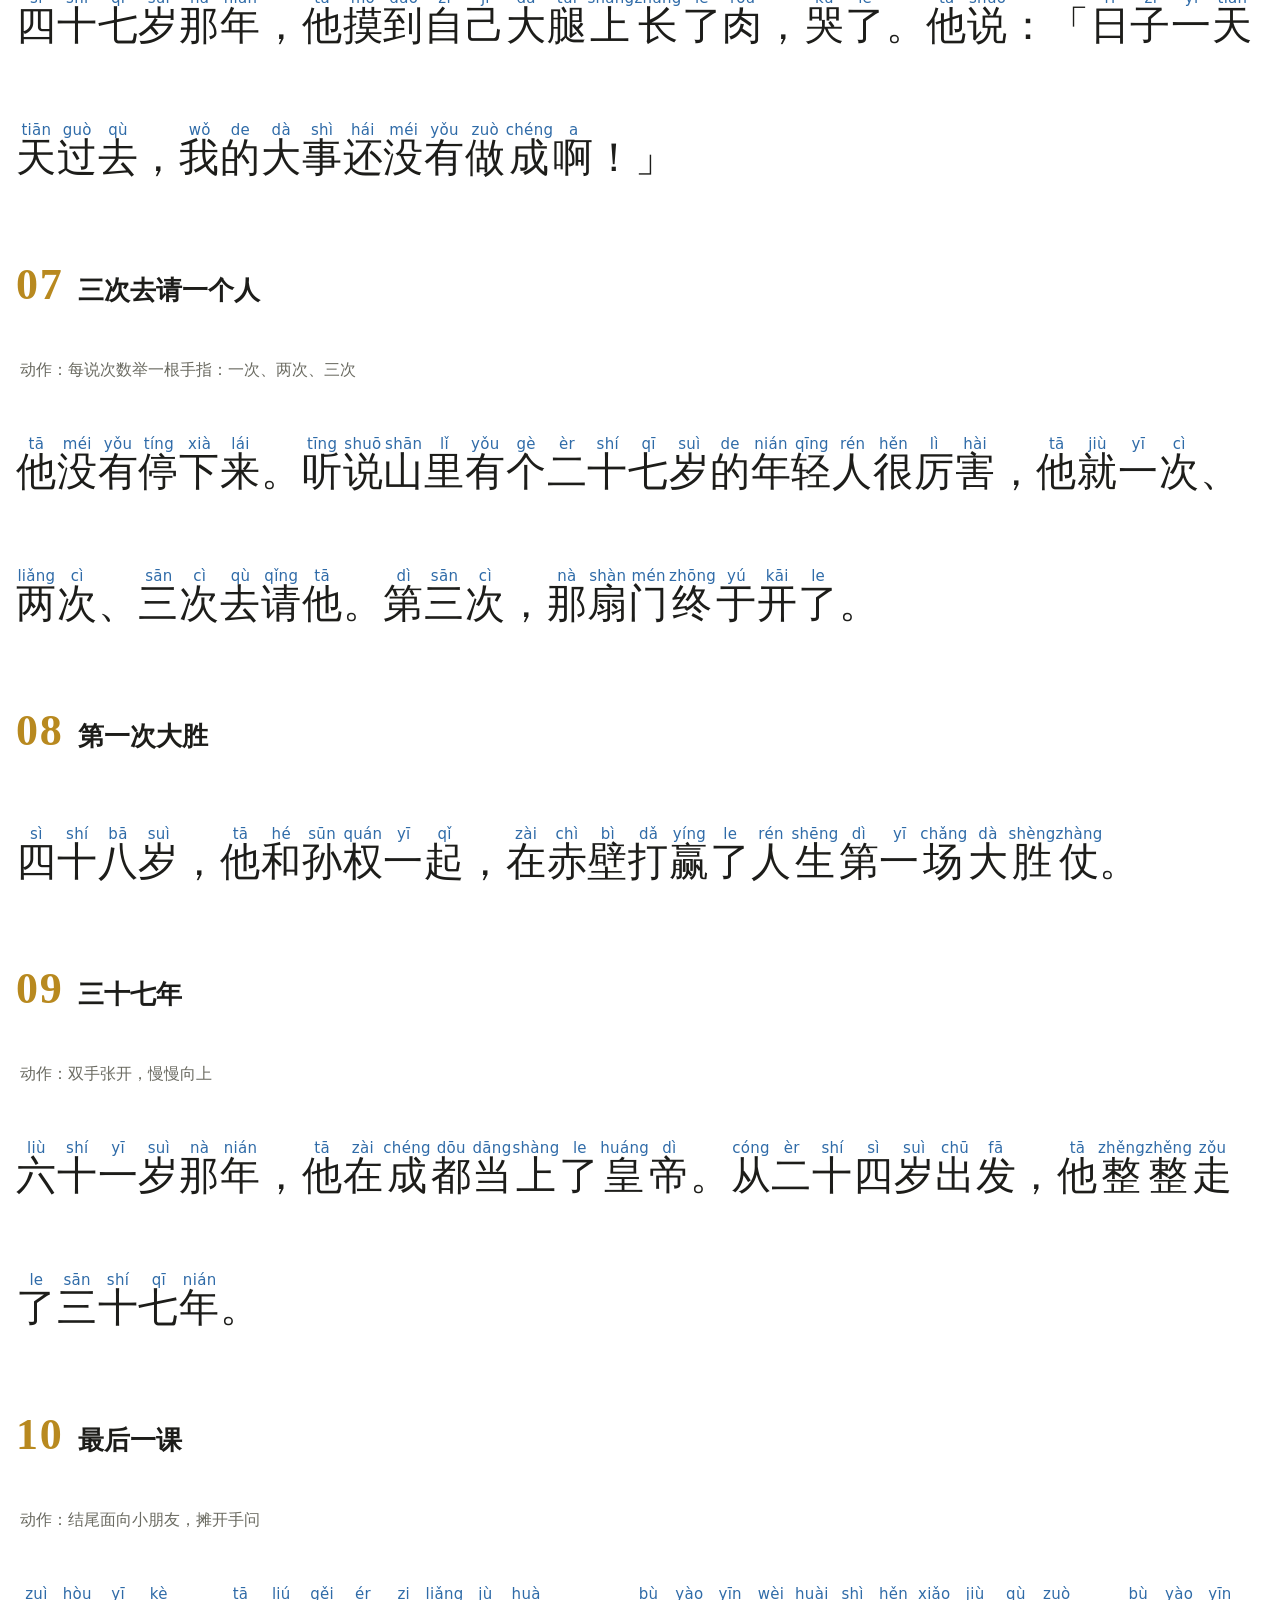
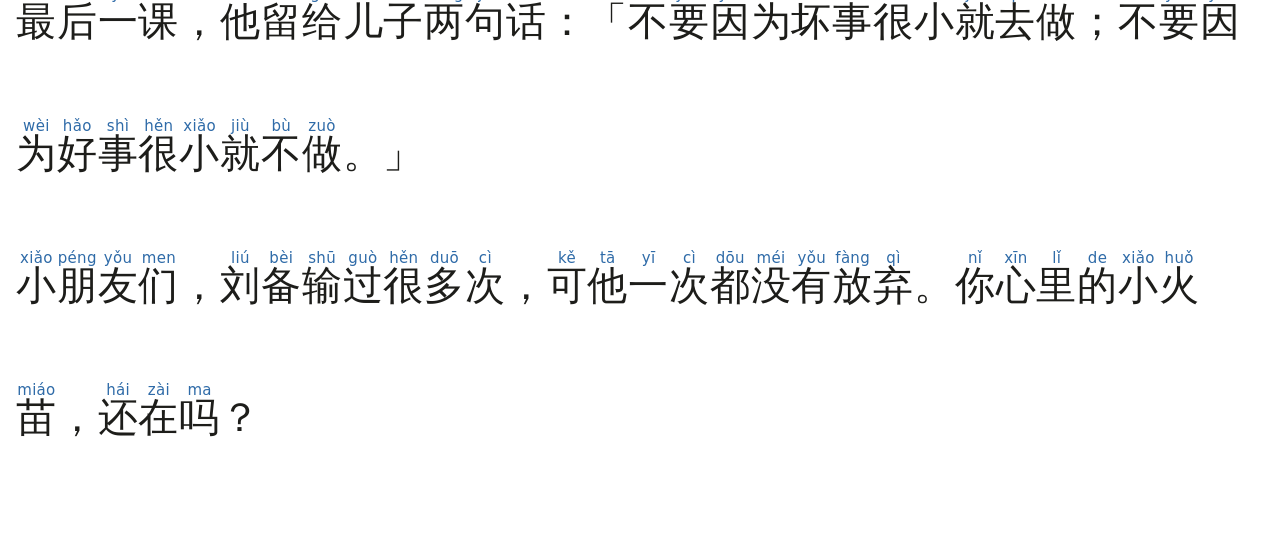
<file: s/liubei/downloads/讲稿-大字拼音版.html>
<!DOCTYPE html>
<html lang="zh-CN">
<head>
<meta charset="utf-8">
<meta name="viewport" content="width=device-width,initial-scale=1">
<title>大耳朵刘玄德 · 大字拼音版讲稿</title>
<style>
  @page { size:A4 portrait; margin:14mm 12mm; }
  :root { --ink:#1d1d1a; --gold:#b8891f; --hint:#6b6b62; }
  body { margin:0; padding:18px 16px 60px; background:#fff; color:var(--ink);
    font-family:"Kaiti SC","KaiTi","STKaiti","Maple Mono NF CN","Microsoft YaHei",serif;
    line-height:2.5; }
  h1 { font-size:30px; margin:0 0 4px; }
  .meta { color:var(--hint); font-size:15px; margin-bottom:26px; line-height:1.7; }
  .beat { page-break-after:always; padding-top:6px; }
  .beat:last-child { page-break-after:auto; }
  .head { display:flex; align-items:baseline; gap:14px; margin-bottom:10px; }
  .no { font-size:44px; color:var(--gold); font-weight:700; letter-spacing:.04em; }
  .title { font-size:26px; font-weight:700; }
  .cue { font-size:16px; color:var(--hint); margin:0 0 16px; padding-left:4px; }
  .say { font-size:40px; line-height:3.3; letter-spacing:.02em; }
  ruby { ruby-align:center; }
  rt { font-size:15px; color:#2f6ba8; font-family:"Maple Mono NF CN","DejaVu Sans",sans-serif;
    letter-spacing:.02em; }
  @media print {
    body { padding:0; font-size:0; }
    .say { font-size:38px; }
    .no { font-size:46px; }
  }
</style>
</head>
<body>
<h1>大耳朵刘玄德 · 三十七年不放弃</h1>
<div class="meta">
  大字拼音版讲稿 · 幼儿园大班「乐乐小主播」<br>
  全文 <b>476 字</b>，正常语速约 <b>3.2–3.7</b> 分钟 · 蓝色拼音在汉字正上方<br>
  练稿建议：先看拼音读顺 → 再只看汉字 → 最后去掉拼音只看图卡背面的提示词
</div>
<div class="beat">
<div class="head"><span class="no">01</span><span class="title">开场</span></div>
<div class="say">
<ruby>大<rt>dà</rt></ruby><ruby>家<rt>jiā</rt></ruby><ruby>好<rt>hǎo</rt></ruby>，<ruby>我<rt>wǒ</rt></ruby><ruby>是<rt>shì</rt></ruby><ruby>乐<rt>lè</rt></ruby><ruby>乐<rt>lè</rt></ruby><ruby>小<rt>xiǎo</rt></ruby><ruby>主<rt>zhǔ</rt></ruby><ruby>播<rt>bō</rt></ruby> ×××。<ruby>今<rt>jīn</rt></ruby><ruby>天<rt>tiān</rt></ruby><ruby>的<rt>de</rt></ruby><ruby>故<rt>gù</rt></ruby><ruby>事<rt>shì</rt></ruby><ruby>叫<rt>jiào</rt></ruby>《<ruby>大<rt>dà</rt></ruby><ruby>耳<rt>ěr</rt></ruby><ruby>朵<rt>duǒ</rt></ruby><ruby>刘<rt>liú</rt></ruby><ruby>玄<rt>xuán</rt></ruby><ruby>德<rt>dé</rt></ruby>——<ruby>三<rt>sān</rt></ruby><ruby>十<rt>shí</rt></ruby><ruby>七<rt>qī</rt></ruby><ruby>年<rt>nián</rt></ruby><ruby>不<rt>bù</rt></ruby><ruby>放<rt>fàng</rt></ruby><ruby>弃<rt>qì</rt></ruby>》。<br>
</div></div>
<div class="beat">
<div class="head"><span class="no">02</span><span class="title">穷孩子与大桑树</span></div>
<p class="cue">动作：翻页时手指向前上方（指树）；说&quot;你们谁能做到&quot;时自己伸手比一比</p>
<div class="say">
<ruby>很<rt>hěn</rt></ruby><ruby>久<rt>jiǔ</rt></ruby><ruby>以<rt>yǐ</rt></ruby><ruby>前<rt>qián</rt></ruby><ruby>有<rt>yǒu</rt></ruby><ruby>个<rt>gè</rt></ruby><ruby>小<rt>xiǎo</rt></ruby><ruby>男<rt>nán</rt></ruby><ruby>孩<rt>hái</rt></ruby><ruby>叫<rt>jiào</rt></ruby><ruby>刘<rt>liú</rt></ruby><ruby>备<rt>bèi</rt></ruby>。<ruby>他<rt>tā</rt></ruby><ruby>很<rt>hěn</rt></ruby><ruby>小<rt>xiǎo</rt></ruby><ruby>就<rt>jiù</rt></ruby><ruby>没<rt>méi</rt></ruby><ruby>了<rt>le</rt></ruby><ruby>爸<rt>bà</rt></ruby><ruby>爸<rt>bà</rt></ruby>，<ruby>家<rt>jiā</rt></ruby><ruby>里<rt>lǐ</rt></ruby><ruby>很<rt>hěn</rt></ruby><ruby>穷<rt>qióng</rt></ruby>，<ruby>天<rt>tiān</rt></ruby><ruby>天<rt>tiān</rt></ruby><ruby>和<rt>hé</rt></ruby><ruby>妈<rt>mā</rt></ruby><ruby>妈<rt>mā</rt></ruby><ruby>一<rt>yī</rt></ruby><ruby>起<rt>qǐ</rt></ruby><ruby>编<rt>biān</rt></ruby><ruby>草<rt>cǎo</rt></ruby><ruby>鞋<rt>xié</rt></ruby>、<ruby>编<rt>biān</rt></ruby><ruby>席<rt>xí</rt></ruby><ruby>子<rt>zi</rt></ruby>，<ruby>换<rt>huàn</rt></ruby><ruby>米<rt>mǐ</rt></ruby><ruby>吃<rt>chī</rt></ruby>。<br>
（<ruby>停<rt>tíng</rt></ruby><ruby>一<rt>yī</rt></ruby><ruby>拍<rt>pāi</rt></ruby>）<ruby>他<rt>tā</rt></ruby><ruby>家<rt>jiā</rt></ruby><ruby>院<rt>yuàn</rt></ruby><ruby>子<rt>zi</rt></ruby><ruby>里<rt>lǐ</rt></ruby><ruby>有<rt>yǒu</rt></ruby><ruby>一<rt>yī</rt></ruby><ruby>棵<rt>kē</rt></ruby><ruby>大<rt>dà</rt></ruby><ruby>桑<rt>sāng</rt></ruby><ruby>树<rt>shù</rt></ruby>，<ruby>像<rt>xiàng</rt></ruby><ruby>一<rt>yī</rt></ruby><ruby>把<rt>bǎ</rt></ruby><ruby>大<rt>dà</rt></ruby><ruby>伞<rt>sǎn</rt></ruby>。<ruby>他<rt>tā</rt></ruby><ruby>指<rt>zhǐ</rt></ruby><ruby>着<rt>zhe</rt></ruby><ruby>树<rt>shù</rt></ruby><ruby>说<rt>shuō</rt></ruby>：「<ruby>等<rt>děng</rt></ruby><ruby>我<rt>wǒ</rt></ruby><ruby>长<rt>zhǎng</rt></ruby><ruby>大<rt>dà</rt></ruby>，<ruby>一<rt>yī</rt></ruby><ruby>定<rt>dìng</rt></ruby><ruby>要<rt>yào</rt></ruby><ruby>坐<rt>zuò</rt></ruby><ruby>上<rt>shàng</rt></ruby><ruby>这<rt>zhè</rt></ruby><ruby>样<rt>yàng</rt></ruby><ruby>的<rt>de</rt></ruby><ruby>大<rt>dà</rt></ruby><ruby>车<rt>chē</rt></ruby>！」<br>
（<ruby>停<rt>tíng</rt></ruby><ruby>一<rt>yī</rt></ruby><ruby>拍<rt>pāi</rt></ruby>，<ruby>转<rt>zhuǎn</rt></ruby><ruby>向<rt>xiàng</rt></ruby><ruby>小<rt>xiǎo</rt></ruby><ruby>朋<rt>péng</rt></ruby><ruby>友<rt>yǒu</rt></ruby>）<ruby>书<rt>shū</rt></ruby><ruby>上<rt>shàng</rt></ruby><ruby>还<rt>hái</rt></ruby><ruby>说<rt>shuō</rt></ruby>，<ruby>他<rt>tā</rt></ruby><ruby>长<rt>zhǎng</rt></ruby><ruby>大<rt>dà</rt></ruby><ruby>以<rt>yǐ</rt></ruby><ruby>后<rt>hòu</rt></ruby><ruby>个<rt>gè</rt></ruby><ruby>子<rt>zi</rt></ruby><ruby>很<rt>hěn</rt></ruby><ruby>高<rt>gāo</rt></ruby>，<ruby>耳<rt>ěr</rt></ruby><ruby>朵<rt>duǒ</rt></ruby><ruby>很<rt>hěn</rt></ruby><ruby>大<rt>dà</rt></ruby>，<ruby>胳<rt>gē</rt></ruby><ruby>膊<rt>bó</rt></ruby><ruby>特<rt>tè</rt></ruby><ruby>别<rt>bié</rt></ruby><ruby>长<rt>zhǎng</rt></ruby>，<ruby>手<rt>shǒu</rt></ruby><ruby>垂<rt>chuí</rt></ruby><ruby>下<rt>xià</rt></ruby><ruby>来<rt>lái</rt></ruby><ruby>能<rt>néng</rt></ruby><ruby>到<rt>dào</rt></ruby><ruby>膝<rt>xī</rt></ruby><ruby>盖<rt>gài</rt></ruby>——<ruby>你<rt>nǐ</rt></ruby><ruby>们<rt>men</rt></ruby><ruby>谁<rt>shuí</rt></ruby><ruby>能<rt>néng</rt></ruby><ruby>做<rt>zuò</rt></ruby><ruby>到<rt>dào</rt></ruby><ruby>呀<rt>ya</rt></ruby>？<br>
</div></div>
<div class="beat">
<div class="head"><span class="no">03</span><span class="title">桃园三结义，二十四岁出发</span></div>
<p class="cue">动作：迈一步，做&quot;出发&quot;动作</p>
<div class="say">
<ruby>长<rt>zhǎng</rt></ruby><ruby>大<rt>dà</rt></ruby><ruby>以<rt>yǐ</rt></ruby><ruby>后<rt>hòu</rt></ruby>，<ruby>他<rt>tā</rt></ruby><ruby>认<rt>rèn</rt></ruby><ruby>识<rt>shí</rt></ruby><ruby>了<rt>le</rt></ruby><ruby>两<rt>liǎng</rt></ruby><ruby>个<rt>gè</rt></ruby><ruby>好<rt>hǎo</rt></ruby><ruby>朋<rt>péng</rt></ruby><ruby>友<rt>yǒu</rt></ruby>，<ruby>关<rt>guān</rt></ruby><ruby>羽<rt>yǔ</rt></ruby><ruby>和<rt>hé</rt></ruby><ruby>张<rt>zhāng</rt></ruby><ruby>飞<rt>fēi</rt></ruby>。<ruby>三<rt>sān</rt></ruby><ruby>个<rt>gè</rt></ruby><ruby>人<rt>rén</rt></ruby><ruby>在<rt>zài</rt></ruby><ruby>开<rt>kāi</rt></ruby><ruby>满<rt>mǎn</rt></ruby><ruby>桃<rt>táo</rt></ruby><ruby>花<rt>huā</rt></ruby><ruby>的<rt>de</rt></ruby><ruby>园<rt>yuán</rt></ruby><ruby>子<rt>zi</rt></ruby><ruby>里<rt>lǐ</rt></ruby><ruby>结<rt>jié</rt></ruby><ruby>拜<rt>bài</rt></ruby>，<ruby>好<rt>hǎo</rt></ruby><ruby>得<rt>dé</rt></ruby><ruby>像<rt>xiàng</rt></ruby><ruby>亲<rt>qīn</rt></ruby><ruby>兄<rt>xiōng</rt></ruby><ruby>弟<rt>dì</rt></ruby>。<ruby>二<rt>èr</rt></ruby><ruby>十<rt>shí</rt></ruby><ruby>四<rt>sì</rt></ruby><ruby>岁<rt>suì</rt></ruby><ruby>那<rt>nà</rt></ruby><ruby>年<rt>nián</rt></ruby>，<ruby>他<rt>tā</rt></ruby><ruby>带<rt>dài</rt></ruby><ruby>着<rt>zhe</rt></ruby><ruby>他<rt>tā</rt></ruby><ruby>们<rt>men</rt></ruby><ruby>走<rt>zǒu</rt></ruby><ruby>出<rt>chū</rt></ruby><ruby>家<rt>jiā</rt></ruby><ruby>门<rt>mén</rt></ruby>：<ruby>我<rt>wǒ</rt></ruby><ruby>要<rt>yào</rt></ruby><ruby>做<rt>zuò</rt></ruby><ruby>一<rt>yī</rt></ruby><ruby>件<rt>jiàn</rt></ruby><ruby>大<rt>dà</rt></ruby><ruby>事<rt>shì</rt></ruby>！<br>
</div></div>
<div class="beat">
<div class="head"><span class="no">04</span><span class="title">第一次摔跤</span></div>
<div class="say">
<ruby>可<rt>kě</rt></ruby><ruby>是<rt>shì</rt></ruby><ruby>打<rt>dǎ</rt></ruby><ruby>了<rt>le</rt></ruby><ruby>好<rt>hǎo</rt></ruby><ruby>多<rt>duō</rt></ruby><ruby>年<rt>nián</rt></ruby>，<ruby>好<rt>hǎo</rt></ruby><ruby>不<rt>bù</rt></ruby><ruby>容<rt>róng</rt></ruby><ruby>易<rt>yì</rt></ruby><ruby>当<rt>dāng</rt></ruby><ruby>上<rt>shàng</rt></ruby><ruby>徐<rt>xú</rt></ruby><ruby>州<rt>zhōu</rt></ruby><ruby>的<rt>de</rt></ruby><ruby>主<rt>zhǔ</rt></ruby><ruby>人<rt>rén</rt></ruby>，<ruby>家<rt>jiā</rt></ruby><ruby>却<rt>què</rt></ruby><ruby>被<rt>bèi</rt></ruby><ruby>人<rt>rén</rt></ruby><ruby>偷<rt>tōu</rt></ruby><ruby>走<rt>zǒu</rt></ruby><ruby>了<rt>le</rt></ruby>。<ruby>他<rt>tā</rt></ruby><ruby>只<rt>zhǐ</rt></ruby><ruby>好<rt>hǎo</rt></ruby><ruby>从<rt>cóng</rt></ruby><ruby>头<rt>tóu</rt></ruby><ruby>再<rt>zài</rt></ruby><ruby>来<rt>lái</rt></ruby>。<br>
</div></div>
<div class="beat">
<div class="head"><span class="no">05</span><span class="title">到处借住的人</span></div>
<p class="cue">动作：手比&quot;三家&quot;（伸三根手指）</p>
<div class="say">
<ruby>他<rt>tā</rt></ruby><ruby>去<rt>qù</rt></ruby><ruby>投<rt>tóu</rt></ruby><ruby>靠<rt>kào</rt></ruby><ruby>别<rt>bié</rt></ruby><ruby>人<rt>rén</rt></ruby>：<ruby>跟<rt>gēn</rt></ruby><ruby>过<rt>guò</rt></ruby><ruby>曹<rt>cáo</rt></ruby><ruby>操<rt>cāo</rt></ruby>，<ruby>跟<rt>gēn</rt></ruby><ruby>过<rt>guò</rt></ruby><ruby>袁<rt>yuán</rt></ruby><ruby>绍<rt>shào</rt></ruby>，<ruby>跟<rt>gēn</rt></ruby><ruby>过<rt>guò</rt></ruby><ruby>刘<rt>liú</rt></ruby><ruby>表<rt>biǎo</rt></ruby>。<ruby>走<rt>zǒu</rt></ruby><ruby>到<rt>dào</rt></ruby><ruby>哪<rt>nǎ</rt></ruby><ruby>里<rt>lǐ</rt></ruby>，<ruby>都<rt>dōu</rt></ruby><ruby>住<rt>zhù</rt></ruby><ruby>在<rt>zài</rt></ruby><ruby>别<rt>bié</rt></ruby><ruby>人<rt>rén</rt></ruby><ruby>的<rt>de</rt></ruby><ruby>屋<rt>wū</rt></ruby><ruby>檐<rt>yán</rt></ruby><ruby>下<rt>xià</rt></ruby>。<br>
</div></div>
<div class="beat">
<div class="head"><span class="no">06</span><span class="title">四十七岁的眼泪</span></div>
<p class="cue">动作：语音放慢、放低，这是全片最低点</p>
<div class="say">
<ruby>四<rt>sì</rt></ruby><ruby>十<rt>shí</rt></ruby><ruby>七<rt>qī</rt></ruby><ruby>岁<rt>suì</rt></ruby><ruby>那<rt>nà</rt></ruby><ruby>年<rt>nián</rt></ruby>，<ruby>他<rt>tā</rt></ruby><ruby>摸<rt>mō</rt></ruby><ruby>到<rt>dào</rt></ruby><ruby>自<rt>zì</rt></ruby><ruby>己<rt>jǐ</rt></ruby><ruby>大<rt>dà</rt></ruby><ruby>腿<rt>tuǐ</rt></ruby><ruby>上<rt>shàng</rt></ruby><ruby>长<rt>zhǎng</rt></ruby><ruby>了<rt>le</rt></ruby><ruby>肉<rt>ròu</rt></ruby>，<ruby>哭<rt>kū</rt></ruby><ruby>了<rt>le</rt></ruby>。<ruby>他<rt>tā</rt></ruby><ruby>说<rt>shuō</rt></ruby>：「<ruby>日<rt>rì</rt></ruby><ruby>子<rt>zi</rt></ruby><ruby>一<rt>yī</rt></ruby><ruby>天<rt>tiān</rt></ruby><ruby>天<rt>tiān</rt></ruby><ruby>过<rt>guò</rt></ruby><ruby>去<rt>qù</rt></ruby>，<ruby>我<rt>wǒ</rt></ruby><ruby>的<rt>de</rt></ruby><ruby>大<rt>dà</rt></ruby><ruby>事<rt>shì</rt></ruby><ruby>还<rt>hái</rt></ruby><ruby>没<rt>méi</rt></ruby><ruby>有<rt>yǒu</rt></ruby><ruby>做<rt>zuò</rt></ruby><ruby>成<rt>chéng</rt></ruby><ruby>啊<rt>a</rt></ruby>！」<br>
</div></div>
<div class="beat">
<div class="head"><span class="no">07</span><span class="title">三次去请一个人</span></div>
<p class="cue">动作：每说次数举一根手指：一次、两次、三次</p>
<div class="say">
<ruby>他<rt>tā</rt></ruby><ruby>没<rt>méi</rt></ruby><ruby>有<rt>yǒu</rt></ruby><ruby>停<rt>tíng</rt></ruby><ruby>下<rt>xià</rt></ruby><ruby>来<rt>lái</rt></ruby>。<ruby>听<rt>tīng</rt></ruby><ruby>说<rt>shuō</rt></ruby><ruby>山<rt>shān</rt></ruby><ruby>里<rt>lǐ</rt></ruby><ruby>有<rt>yǒu</rt></ruby><ruby>个<rt>gè</rt></ruby><ruby>二<rt>èr</rt></ruby><ruby>十<rt>shí</rt></ruby><ruby>七<rt>qī</rt></ruby><ruby>岁<rt>suì</rt></ruby><ruby>的<rt>de</rt></ruby><ruby>年<rt>nián</rt></ruby><ruby>轻<rt>qīng</rt></ruby><ruby>人<rt>rén</rt></ruby><ruby>很<rt>hěn</rt></ruby><ruby>厉<rt>lì</rt></ruby><ruby>害<rt>hài</rt></ruby>，<ruby>他<rt>tā</rt></ruby><ruby>就<rt>jiù</rt></ruby><ruby>一<rt>yī</rt></ruby><ruby>次<rt>cì</rt></ruby>、<ruby>两<rt>liǎng</rt></ruby><ruby>次<rt>cì</rt></ruby>、<ruby>三<rt>sān</rt></ruby><ruby>次<rt>cì</rt></ruby><ruby>去<rt>qù</rt></ruby><ruby>请<rt>qǐng</rt></ruby><ruby>他<rt>tā</rt></ruby>。<ruby>第<rt>dì</rt></ruby><ruby>三<rt>sān</rt></ruby><ruby>次<rt>cì</rt></ruby>，<ruby>那<rt>nà</rt></ruby><ruby>扇<rt>shàn</rt></ruby><ruby>门<rt>mén</rt></ruby><ruby>终<rt>zhōng</rt></ruby><ruby>于<rt>yú</rt></ruby><ruby>开<rt>kāi</rt></ruby><ruby>了<rt>le</rt></ruby>。<br>
</div></div>
<div class="beat">
<div class="head"><span class="no">08</span><span class="title">第一次大胜</span></div>
<div class="say">
<ruby>四<rt>sì</rt></ruby><ruby>十<rt>shí</rt></ruby><ruby>八<rt>bā</rt></ruby><ruby>岁<rt>suì</rt></ruby>，<ruby>他<rt>tā</rt></ruby><ruby>和<rt>hé</rt></ruby><ruby>孙<rt>sūn</rt></ruby><ruby>权<rt>quán</rt></ruby><ruby>一<rt>yī</rt></ruby><ruby>起<rt>qǐ</rt></ruby>，<ruby>在<rt>zài</rt></ruby><ruby>赤<rt>chì</rt></ruby><ruby>壁<rt>bì</rt></ruby><ruby>打<rt>dǎ</rt></ruby><ruby>赢<rt>yíng</rt></ruby><ruby>了<rt>le</rt></ruby><ruby>人<rt>rén</rt></ruby><ruby>生<rt>shēng</rt></ruby><ruby>第<rt>dì</rt></ruby><ruby>一<rt>yī</rt></ruby><ruby>场<rt>chǎng</rt></ruby><ruby>大<rt>dà</rt></ruby><ruby>胜<rt>shèng</rt></ruby><ruby>仗<rt>zhàng</rt></ruby>。<br>
</div></div>
<div class="beat">
<div class="head"><span class="no">09</span><span class="title">三十七年</span></div>
<p class="cue">动作：双手张开，慢慢向上</p>
<div class="say">
<ruby>六<rt>liù</rt></ruby><ruby>十<rt>shí</rt></ruby><ruby>一<rt>yī</rt></ruby><ruby>岁<rt>suì</rt></ruby><ruby>那<rt>nà</rt></ruby><ruby>年<rt>nián</rt></ruby>，<ruby>他<rt>tā</rt></ruby><ruby>在<rt>zài</rt></ruby><ruby>成<rt>chéng</rt></ruby><ruby>都<rt>dōu</rt></ruby><ruby>当<rt>dāng</rt></ruby><ruby>上<rt>shàng</rt></ruby><ruby>了<rt>le</rt></ruby><ruby>皇<rt>huáng</rt></ruby><ruby>帝<rt>dì</rt></ruby>。<ruby>从<rt>cóng</rt></ruby><ruby>二<rt>èr</rt></ruby><ruby>十<rt>shí</rt></ruby><ruby>四<rt>sì</rt></ruby><ruby>岁<rt>suì</rt></ruby><ruby>出<rt>chū</rt></ruby><ruby>发<rt>fā</rt></ruby>，<ruby>他<rt>tā</rt></ruby><ruby>整<rt>zhěng</rt></ruby><ruby>整<rt>zhěng</rt></ruby><ruby>走<rt>zǒu</rt></ruby><ruby>了<rt>le</rt></ruby><ruby>三<rt>sān</rt></ruby><ruby>十<rt>shí</rt></ruby><ruby>七<rt>qī</rt></ruby><ruby>年<rt>nián</rt></ruby>。<br>
</div></div>
<div class="beat">
<div class="head"><span class="no">10</span><span class="title">最后一课</span></div>
<p class="cue">动作：结尾面向小朋友，摊开手问</p>
<div class="say">
<ruby>最<rt>zuì</rt></ruby><ruby>后<rt>hòu</rt></ruby><ruby>一<rt>yī</rt></ruby><ruby>课<rt>kè</rt></ruby>，<ruby>他<rt>tā</rt></ruby><ruby>留<rt>liú</rt></ruby><ruby>给<rt>gěi</rt></ruby><ruby>儿<rt>ér</rt></ruby><ruby>子<rt>zi</rt></ruby><ruby>两<rt>liǎng</rt></ruby><ruby>句<rt>jù</rt></ruby><ruby>话<rt>huà</rt></ruby>：「<ruby>不<rt>bù</rt></ruby><ruby>要<rt>yào</rt></ruby><ruby>因<rt>yīn</rt></ruby><ruby>为<rt>wèi</rt></ruby><ruby>坏<rt>huài</rt></ruby><ruby>事<rt>shì</rt></ruby><ruby>很<rt>hěn</rt></ruby><ruby>小<rt>xiǎo</rt></ruby><ruby>就<rt>jiù</rt></ruby><ruby>去<rt>qù</rt></ruby><ruby>做<rt>zuò</rt></ruby>；<ruby>不<rt>bù</rt></ruby><ruby>要<rt>yào</rt></ruby><ruby>因<rt>yīn</rt></ruby><ruby>为<rt>wèi</rt></ruby><ruby>好<rt>hǎo</rt></ruby><ruby>事<rt>shì</rt></ruby><ruby>很<rt>hěn</rt></ruby><ruby>小<rt>xiǎo</rt></ruby><ruby>就<rt>jiù</rt></ruby><ruby>不<rt>bù</rt></ruby><ruby>做<rt>zuò</rt></ruby>。」<br>
<ruby>小<rt>xiǎo</rt></ruby><ruby>朋<rt>péng</rt></ruby><ruby>友<rt>yǒu</rt></ruby><ruby>们<rt>men</rt></ruby>，<ruby>刘<rt>liú</rt></ruby><ruby>备<rt>bèi</rt></ruby><ruby>输<rt>shū</rt></ruby><ruby>过<rt>guò</rt></ruby><ruby>很<rt>hěn</rt></ruby><ruby>多<rt>duō</rt></ruby><ruby>次<rt>cì</rt></ruby>，<ruby>可<rt>kě</rt></ruby><ruby>他<rt>tā</rt></ruby><ruby>一<rt>yī</rt></ruby><ruby>次<rt>cì</rt></ruby><ruby>都<rt>dōu</rt></ruby><ruby>没<rt>méi</rt></ruby><ruby>有<rt>yǒu</rt></ruby><ruby>放<rt>fàng</rt></ruby><ruby>弃<rt>qì</rt></ruby>。<ruby>你<rt>nǐ</rt></ruby><ruby>心<rt>xīn</rt></ruby><ruby>里<rt>lǐ</rt></ruby><ruby>的<rt>de</rt></ruby><ruby>小<rt>xiǎo</rt></ruby><ruby>火<rt>huǒ</rt></ruby><ruby>苗<rt>miáo</rt></ruby>，<ruby>还<rt>hái</rt></ruby><ruby>在<rt>zài</rt></ruby><ruby>吗<rt>ma</rt></ruby>？<br>
</div></div>
</body>
</html>
</file>
<file: assets/series.css>
/* 《三国里的一天》系列 · 共用设计令牌与基础重置
   所有页面（书架 / 放映页）都先加载这个文件，再加载各自的样式。 */

:root {
  --ink: #2B2B28;
  --paper: #FBF8F0;
  --gold: #F5B93B;        /* 系列主色：一盏灯的暖黄 */
  --celadon: #8FA98F;
  --bg: #14150F;          /* 深墨底 */
  --card: #1c1d15;
  --line: #2c2e22;
  --muted: #8d8d80;
  --muted-2: #c4c0b1;
  --font: "Maple Mono NF CN", "PingFang SC", "Microsoft YaHei", system-ui, sans-serif;
}

* { box-sizing: border-box; -webkit-tap-highlight-color: transparent; }

body { font-family: var(--font); }

a { -webkit-tap-highlight-color: transparent; }
</file>
<file: assets/shelf.css>
/* 书架（汇总页）样式 */

body { margin:0; background:var(--bg); color:var(--paper); min-height:100%; }
.wrap { max-width:1180px; margin:0 auto; padding:6vh 5vw 10vh; }

header.site { margin-bottom:4.5vh; }
.site .kicker { color:var(--gold); letter-spacing:.5em; font-size:12px; }
.site h1 { margin:.3em 0 .25em; font-size:clamp(30px,5vw,64px); line-height:1.1; }
.site .sub { color:var(--muted-2); font-size:clamp(13px,1.5vw,18px); line-height:1.75; max-width:44em; }
.site .rule { height:3px; width:64px; background:var(--gold); margin:2.2em 0 0; border-radius:2px; }

.grid { display:grid; grid-template-columns:repeat(auto-fill,minmax(320px,1fr)); gap:2.2vw 2vw; }

.card { display:block; text-decoration:none; color:inherit; background:var(--card);
  border:1px solid var(--line); border-radius:14px; overflow:hidden;
  transition:transform .18s, border-color .18s, box-shadow .18s; }
a.card:hover { transform:translateY(-4px); border-color:var(--gold); box-shadow:0 12px 30px rgba(0,0,0,.45); }
.card .thumb { position:relative; aspect-ratio:16/9; background:#101109 center/cover no-repeat; }
.card .thumb .badge { position:absolute; left:12px; top:12px; background:rgba(20,21,15,.82);
  color:var(--gold); font-size:12px; padding:.32em .75em; border-radius:999px; letter-spacing:.05em; }
.card .body { padding:1.1em 1.2em 1.3em; }
.card h3 { margin:0; font-size:clamp(19px,2.2vw,26px); }
.card h3 .st { display:block; font-weight:400; font-size:.62em; color:var(--gold);
  margin-top:.4em; letter-spacing:.06em; }
.card p { color:var(--muted-2); font-size:14px; line-height:1.8; margin:.9em 0 1em; }
.card .meta { display:flex; flex-wrap:wrap; gap:.55em 1.3em; font-size:12.5px; color:var(--muted); }
.card .meta b { color:#cfcabc; font-weight:600; }
.card .theme { display:inline-block; margin-top:1.05em; font-size:12px; color:var(--gold);
  border:1px solid rgba(245,185,59,.45); border-radius:999px; padding:.28em .85em; }
.card .short { display:block; margin-top:1.1em; font-size:11.5px; color:#6f6f63;
  word-break:break-all; }
.card.off { opacity:.42; filter:grayscale(.65); pointer-events:none; }

footer.site { margin-top:9vh; border-top:1px solid var(--line); padding-top:2.4em;
  color:#7d7d70; font-size:12.5px; line-height:2.1; }
footer.site a { color:#a9a494; }
footer.site b { color:#a9a494; font-weight:600; }

@media (max-width:520px) {
  .wrap { padding:5vh 6vw 8vh; }
  .grid { gap:5vw; }
}
</file>
<file: assets/deck.css>
/* 放映页样式（从 liubei-life/scripts/build_web_deck.py 内嵌样式抽出，逐条一致） */

html,body { margin:0; height:100%; background:var(--bg); color:var(--paper); overflow:hidden; }
#stage { position:fixed; inset:0; display:grid; place-items:center; }
.slide { position:absolute; inset:0; display:none; place-items:center; }
.slide.on { display:grid; }
.slide img { width:100%; height:100%; object-fit:contain; background:var(--bg); }
.cap { position:absolute; left:0; right:0; bottom:0; padding:2.2vh 3vw 3.2vh;
  background:linear-gradient(to top, rgba(20,21,15,.86), rgba(20,21,15,0)); pointer-events:none; }
.cap h2 { margin:0 0 .35em; font-size:clamp(16px,2.5vw,34px); font-weight:700; letter-spacing:.04em; }
.cap h2 .n { color:var(--gold); font-weight:400; margin-right:.5em; font-size:.8em; }
.notes { position:absolute; left:0; right:0; bottom:0; padding:3vh 4vw 4vh; max-height:56vh;
  overflow:auto; background:rgba(20,21,15,.93); border-top:2px solid var(--gold); line-height:1.85;
  font-size:clamp(13px,1.6vw,22px); display:none; }
.notes.on { display:block; }
.notes .cue { color:var(--gold); margin-bottom:.7em; font-size:.88em; }
.notes .say { color:var(--paper); }
body.notes-off .cap { display:block; }
body.notes-on  .cap { display:none; }

/* 封面页：标题卡叠在画面左下角（不渲染 .cap，避免压住副标题） */
.titlecard { position:absolute; left:4vw; bottom:8vh; text-align:left; pointer-events:none; }
.titlecard .kicker { color:var(--gold); letter-spacing:.5em; font-size:clamp(11px,1.1vw,17px); }
.titlecard h1 { margin:.25em 0 0; font-size:clamp(30px,6vw,96px); line-height:1.06;
  text-shadow:0 2px 24px rgba(20,21,15,.55); }
.titlecard .sub { margin-top:.5em; font-size:clamp(14px,2vw,32px); color:#EFE6D2; letter-spacing:.06em; }

.rail { position:fixed; left:0; right:0; top:0; height:3.5vh; display:flex; gap:6px;
  align-items:center; justify-content:center; padding:0 3vw; z-index:5; opacity:0; transition:opacity .25s; }
.rail.show, .rail:hover { opacity:1; }
.dot { flex:0 0 auto; width:9px; height:9px; border-radius:50%; background:#5a5a4e; cursor:pointer;
  border:0; padding:0; }
.dot.on { background:var(--gold); transform:scale(1.35); }

.hint { position:fixed; right:3vw; bottom:2vh; font-size:12px; color:var(--muted); z-index:5;
  opacity:0; transition:opacity .3s; }
.hint.show { opacity:1; }

/* 资料下载：只在封面显示（由 deck.js 控制 .on） */
.dl { position:fixed; left:3vw; bottom:2vh; font-size:11.5px; color:#cfcabc; z-index:6;
  display:none; opacity:.85; transition:opacity .25s;
  background:rgba(20,21,15,.62); padding:.5em .95em; border-radius:9px; }
.dl.on { display:block; }
.dl:hover { opacity:1; }
.dl a { color:var(--gold); text-decoration:none; border-bottom:1px dotted currentColor;
  margin-right:.95em; display:inline-block; transition:transform .15s; }
/* 悬停：不改颜色（浅色字在浅色画面上看不清），改为放大 + 加粗 */
.dl a:hover { color:var(--gold); font-weight:700; transform:scale(1.15); border-bottom-style:solid; }

/* 配乐开关（默认开；被浏览器策略拦下时显示“待开启”） */
.bgm { position:fixed; right:3vw; top:2.2vh; font-size:12px; color:var(--muted); z-index:7;
  cursor:pointer; user-select:none; opacity:.7; transition:opacity .25s, color .25s; }
.bgm:hover { opacity:1; }
.bgm.on { color:var(--gold); opacity:1; }

/* 返回书架 */
.home { position:fixed; left:3vw; top:2.2vh; font-size:12px; color:var(--muted); z-index:7;
  text-decoration:none; opacity:.7; transition:opacity .25s, color .25s; }
.home:hover { opacity:1; color:var(--gold); }

@media print {
  html,body { background:#fff; overflow:visible; height:auto; }
  #stage { position:static; display:block; }
  .slide { position:static; display:block !important; page-break-after:always; height:100vh; }
  .slide img { height:100vh; }
  .rail,.hint,.notes,.dl,.bgm,.home { display:none !important; }
}


/* 封面：故事视频入口（story.json 有 video_line / video/ 里有 mp4 时才出现） */
.titlecard .watch{
  display:inline-block;margin-top:20px;padding:11px 24px;border-radius:999px;
  background:linear-gradient(135deg,#ffb347,#ff7a59);color:#2a1608;font-weight:700;
  text-decoration:none;font-size:clamp(14px,1.5vw,19px);letter-spacing:.5px;
  box-shadow:0 6px 22px rgba(255,140,70,.38);pointer-events:auto;position:relative;z-index:5;
}
.titlecard .watch:hover{filter:brightness(1.09);transform:translateY(-1px)}
</file>
